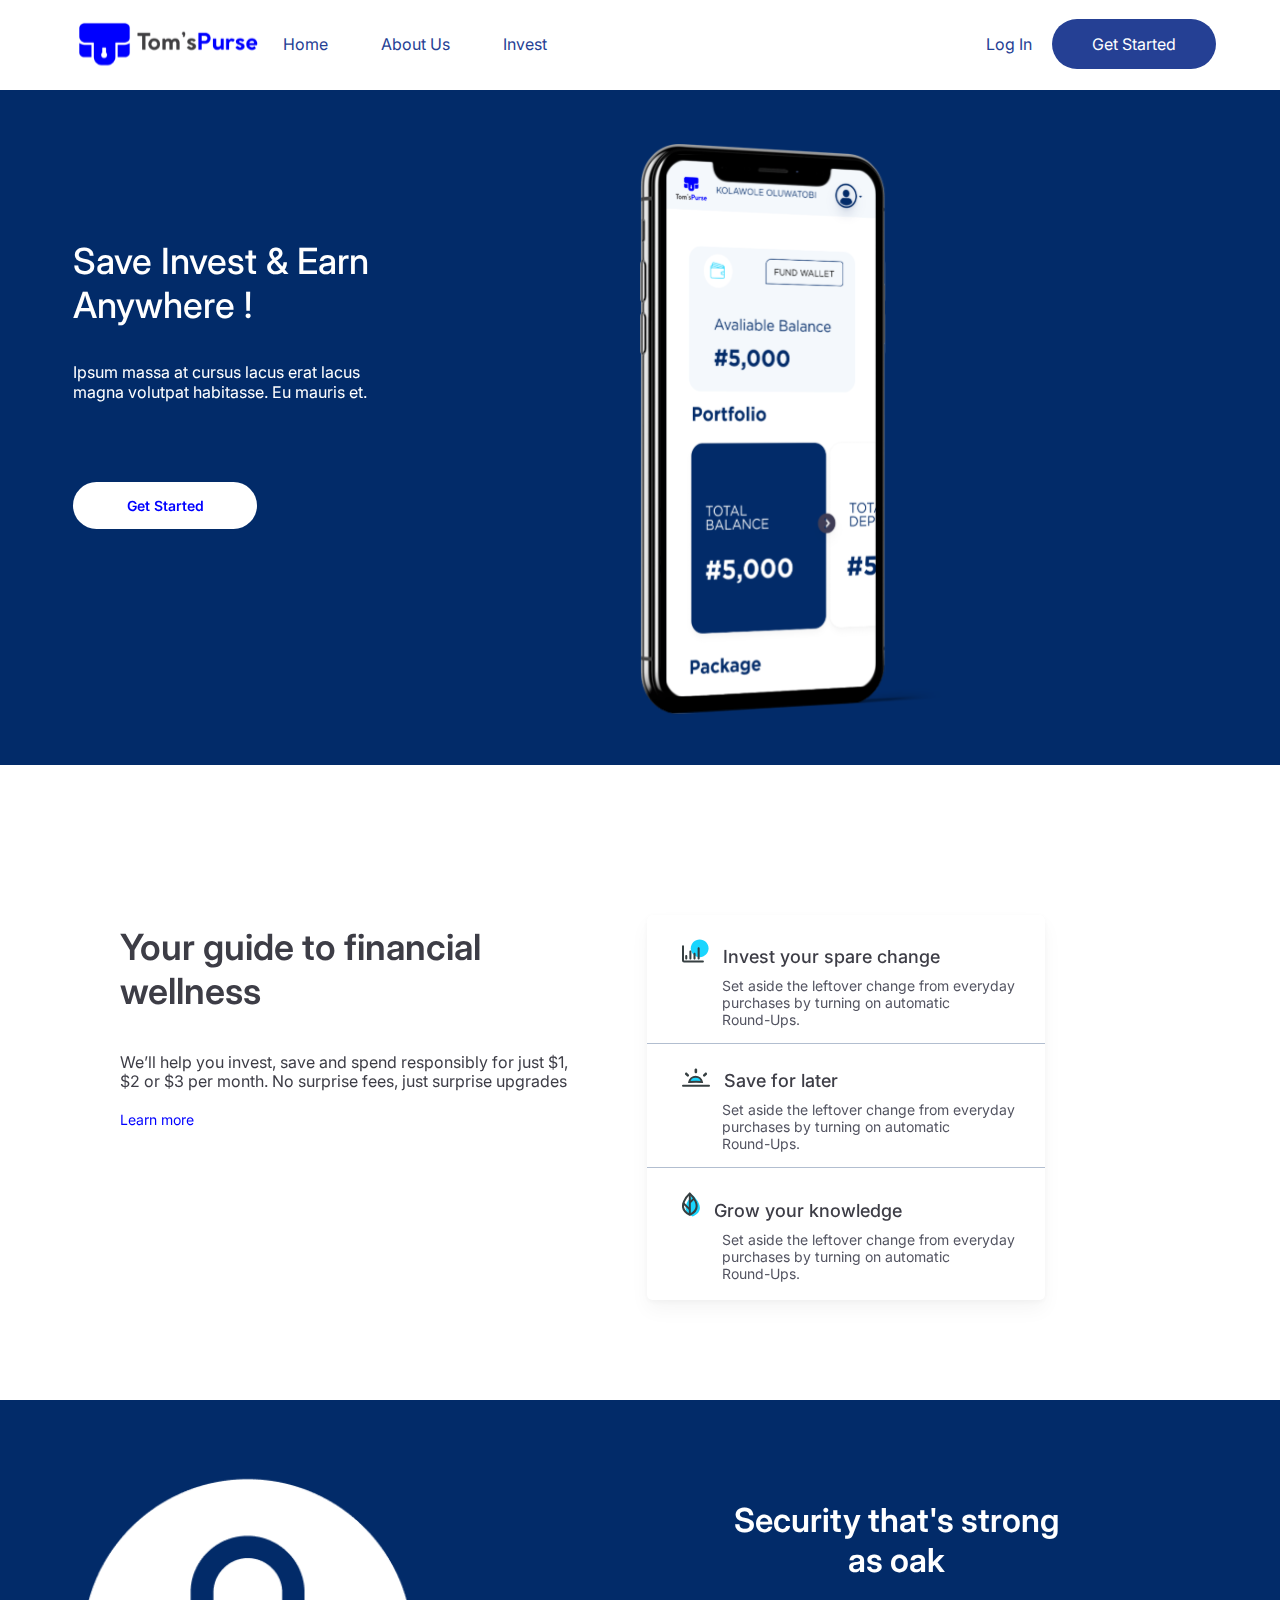
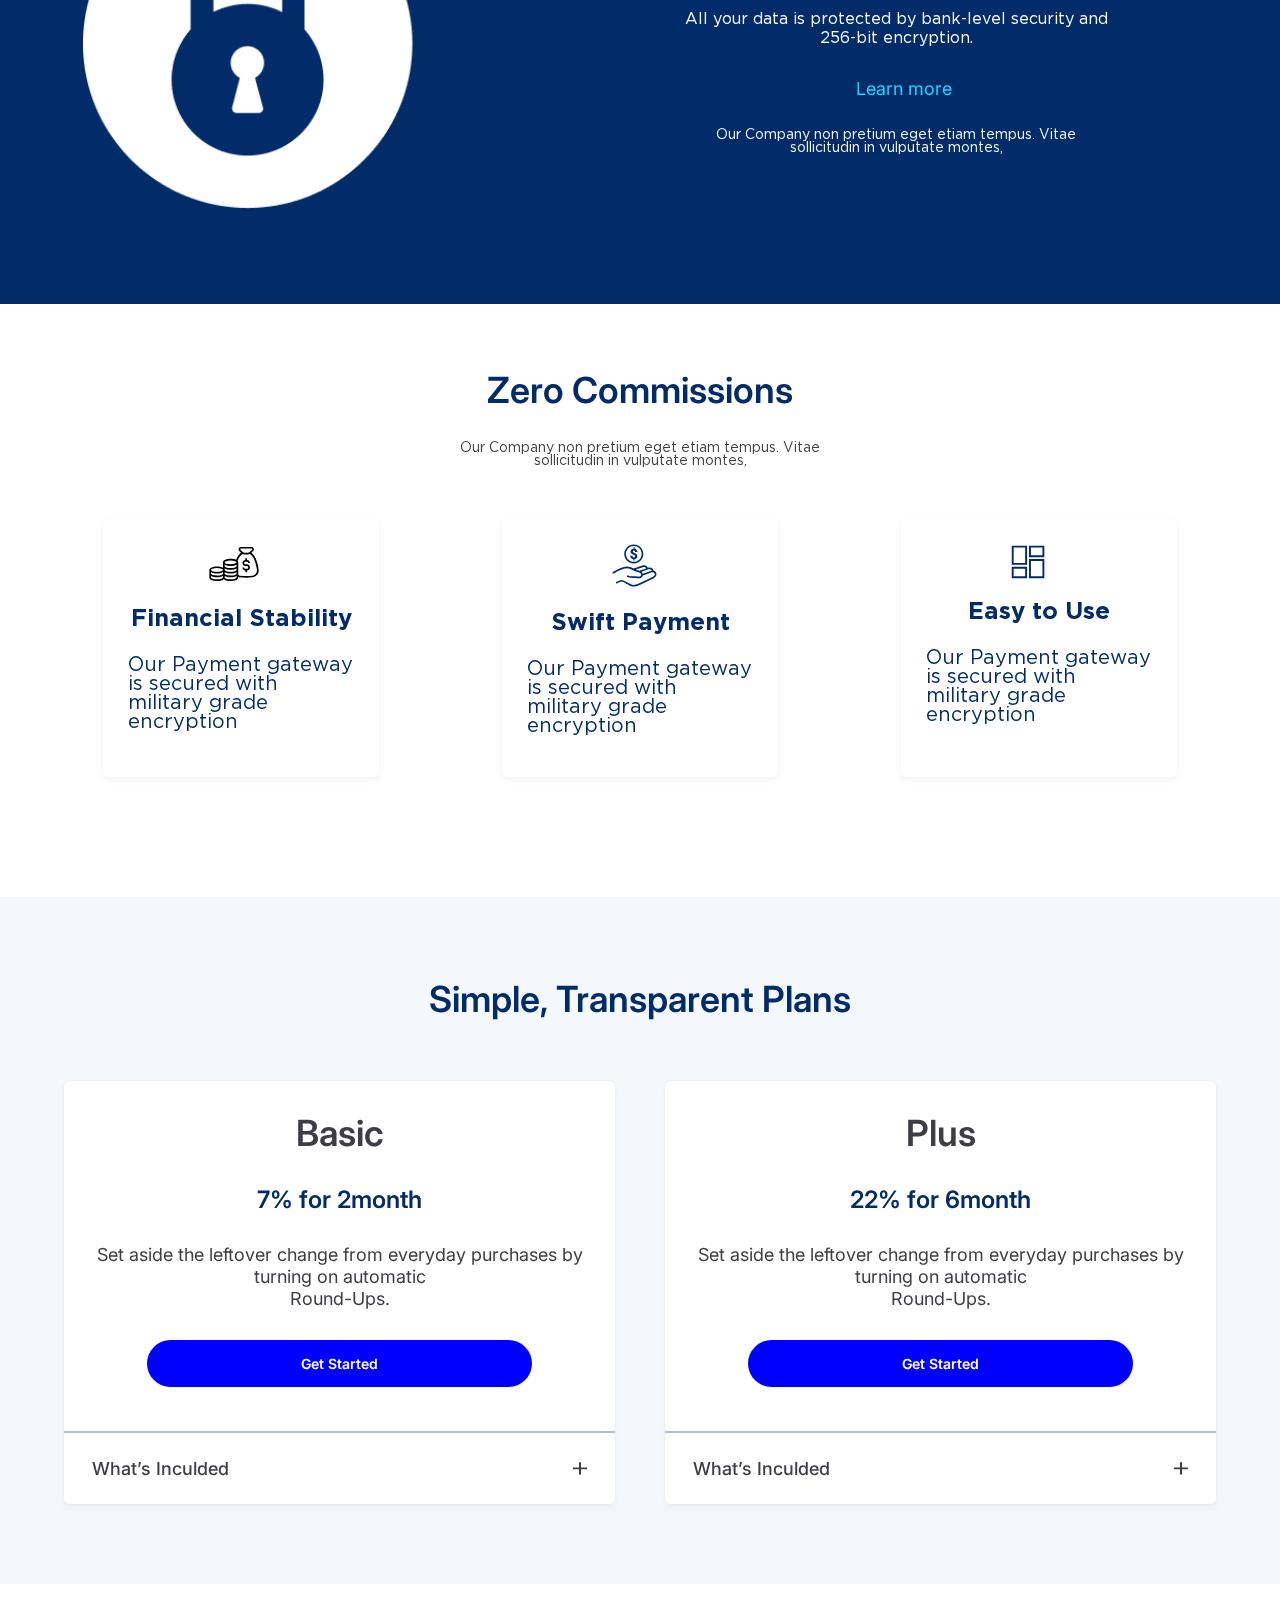
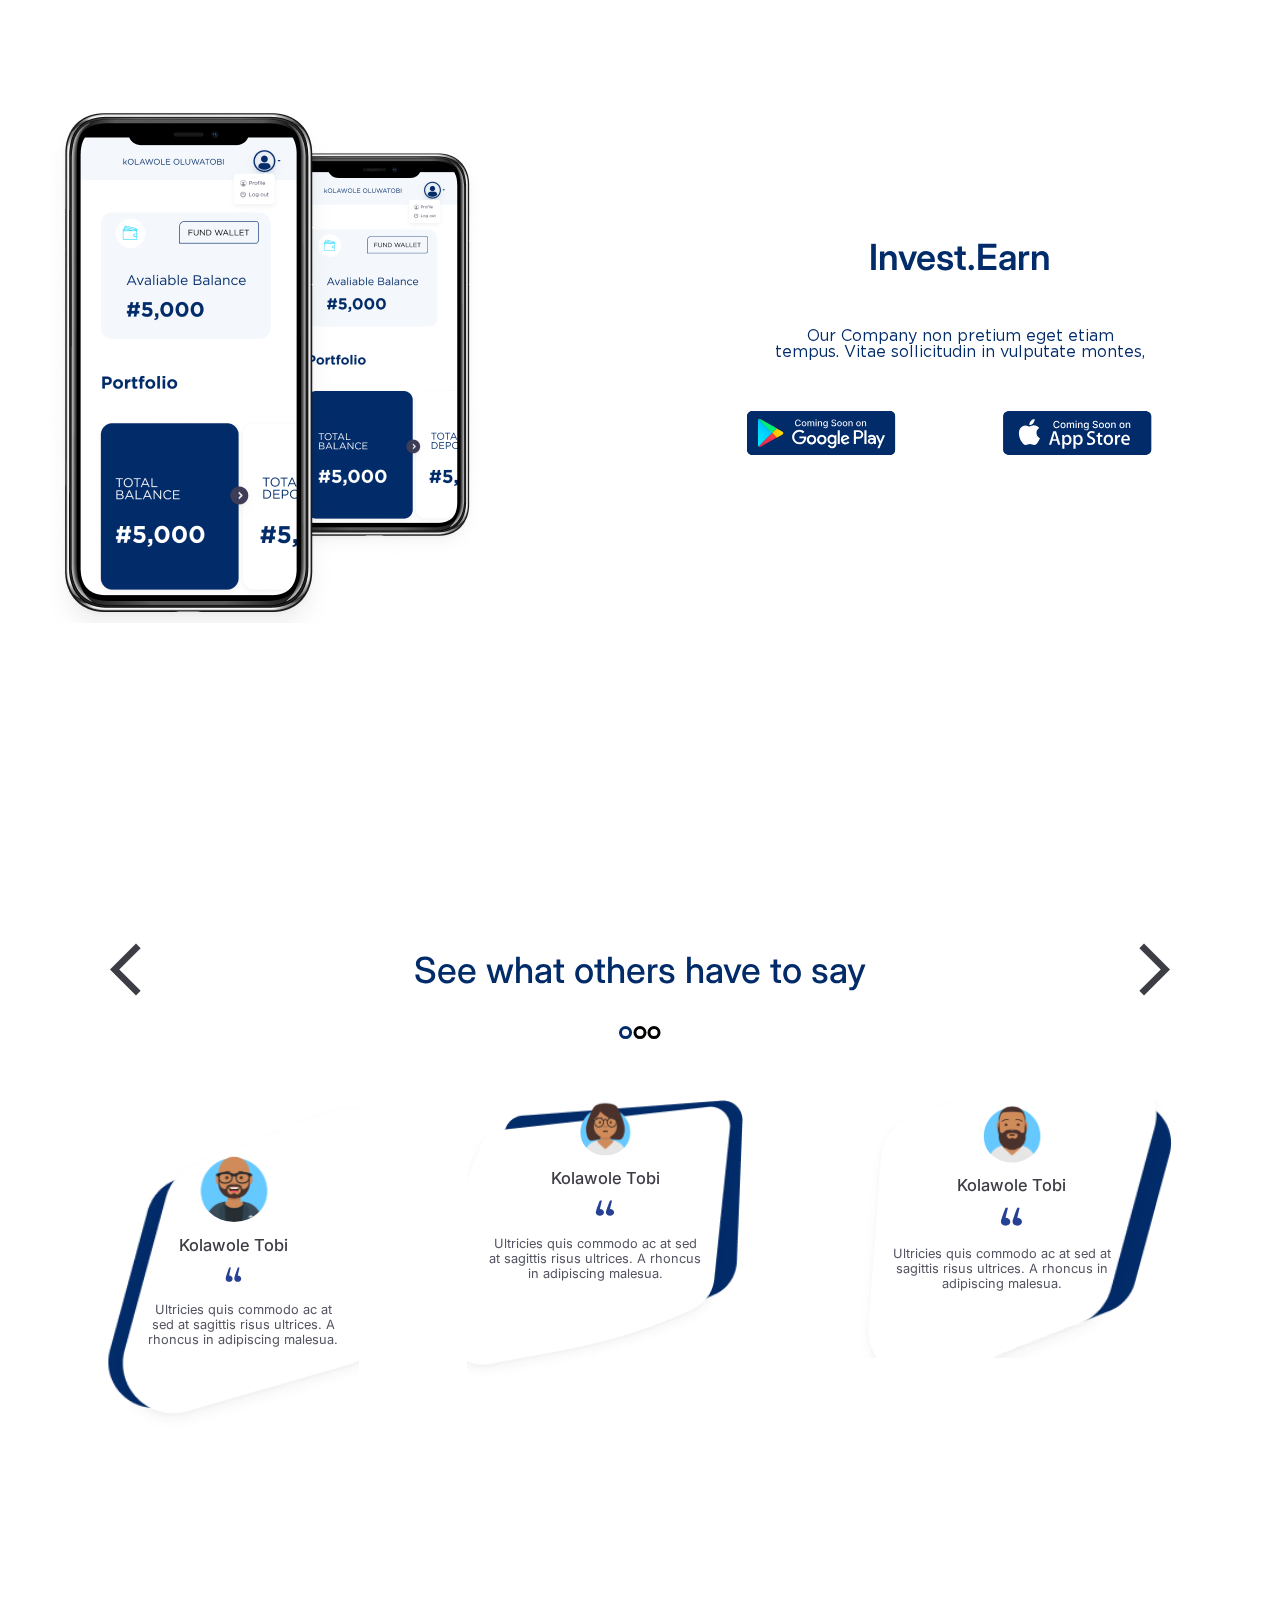
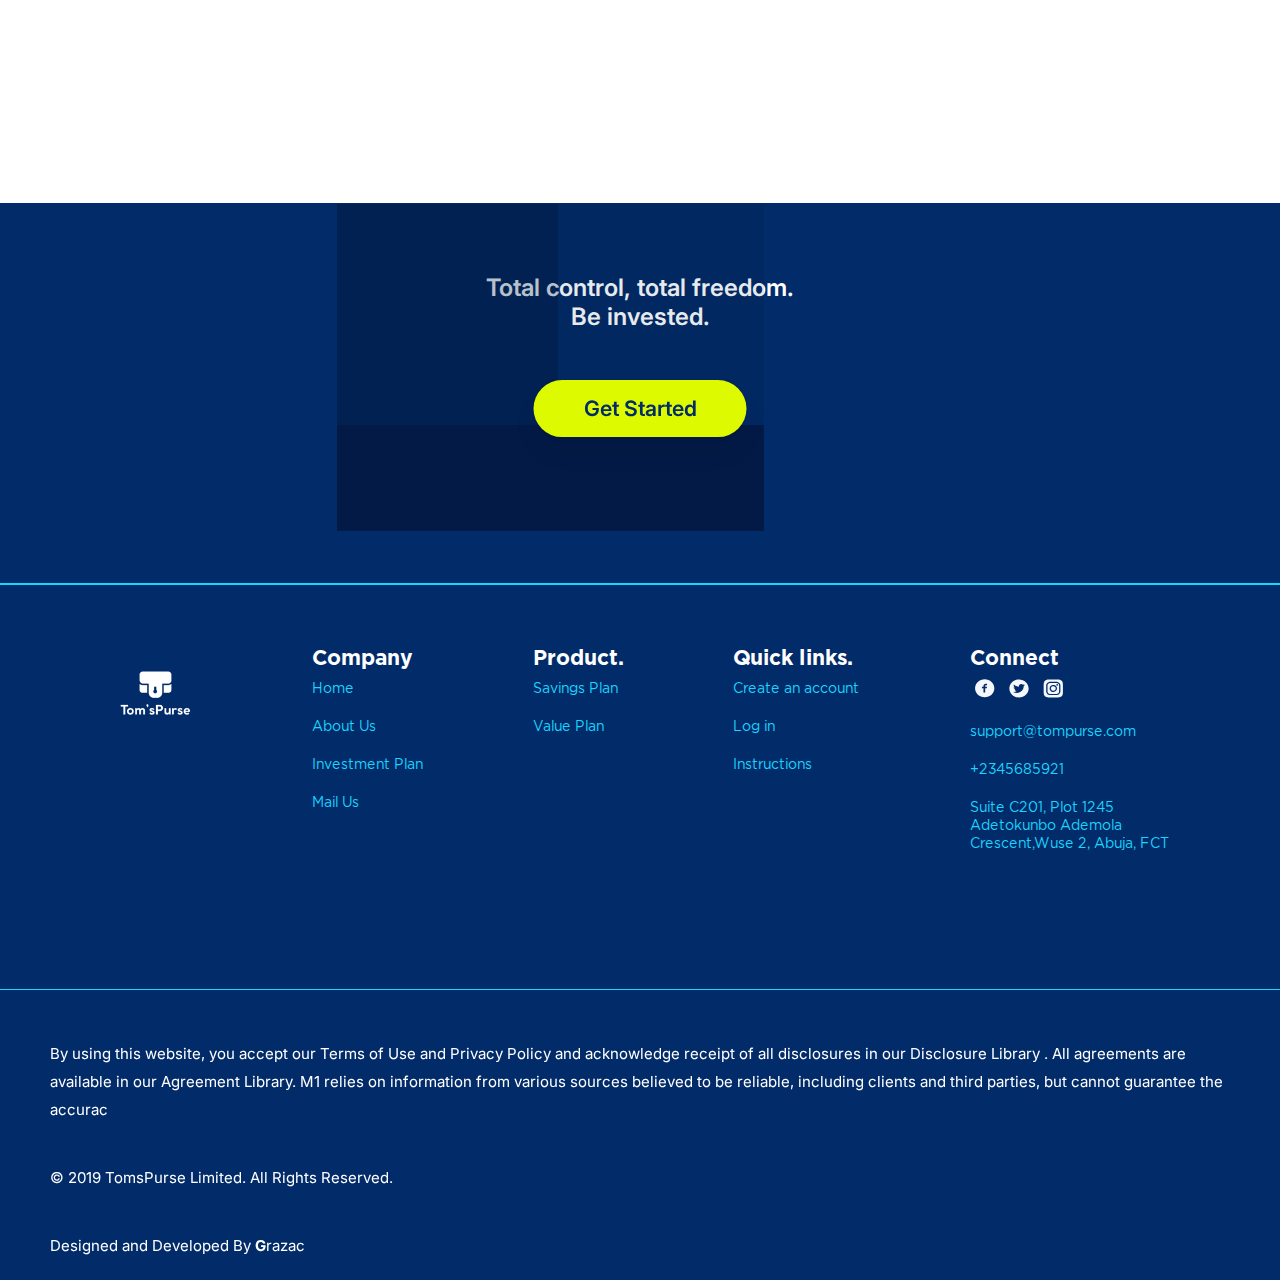
<file: index.html>
<!DOCTYPE html>
<html lang="en">
  <head>
    <meta charset="UTF-8" />
    <meta http-equiv="X-UA-Compatible" content="IE=edge" />
    <meta name="viewport" content="width=device-width, initial-scale=1.0" />
    <link rel="stylesheet" href="./main.css" />
    <link rel="preconnect" href="https://fonts.gstatic.com" />
    <link
      href="https://fonts.googleapis.com/css2?family=Inter:wght@300;400;500;600;700&display=swap"
      rel="stylesheet"
    />
    <link rel="icon" href="./images/favicon.ico" />
    <title>Tomspurse Home</title>
  </head>
  <body>
    <header>
      <nav>
        <a href="./index.html"
          ><img
            src="./images/tomspurse_logo.svg"
            alt="Tomspurse Logo"
            class="nav-img"
        /></a>
        <ul class="nav-ul">
          <li><a href="./index.html">Home</a></li>
          <li><a href="#2">About Us</a></li>
          <li><a href="#3">Invest</a></li>
        </ul>
        <div class="nav-div">
          <img src="./images/menu-icon.png" id="menu-icon"/>
          <span><a href="./login.html">Log In</a></span>
          <a href="./signup.html" id="signup">Get Started</a>
        </div>
      </nav>
    </header>

    <main>
      <section class="get-started">
        <ul class="ul-top">
          <li>
            <a href="./index.html">HOME</a>
          </li>
          <li><a href="#79">ABOUT US</a></li>
          <li><a href="./login.html">Login</a></li>
          <li><a href="#78">Dashboard</a></li>
          <li><a href="./signup.html" id="register">Register</a></li>
        </ul>
        <div class="get-started-flex">
          <div class="get-started-left">
            <h1 class="remove">
              Save Invest & Earn <br />
              Anywhere !
            </h1>
            <p class="remove">
              Ipsum massa at cursus lacus erat lacus <br />
              magna volutpat habitasse. Eu mauris et.
            </p>
            <a href="./signup.html" class="remove get-started-a">Get Started</a>
          </div>
          <div class="get-started-right">
            <img src="./images/iphonex-side.svg" class="iphonex-case" />
          </div>
        </div>
      </section>
      <section class="section2">
        <div class="section2-left">
          <h2>Your guide to financial wellness</h2>
          <p>
            We’ll help you invest, save and spend responsibly for just $1, $2 or
            $3 per month. No surprise fees, just surprise upgrades
          </p>
          <a href="#6">Learn more</a>
        </div>
        <div class="section2-right">
          <div class="section2-right-container">
            <div class="section2-box">
              <img src="./images/icon1.svg" id="menu-icon"/>
              <span>Invest your spare change</span>
              <p>
                Set aside the leftover change from everyday purchases by turning
                on automatic<br />
                Round-Ups.
              </p>
            </div>
            <div class="section2-box">
              <img src="./images/icon2.svg" />
              <span>Save for later</span>
              <p>
                Set aside the leftover change from everyday purchases by turning
                on automatic<br />
                Round-Ups.
              </p>
            </div>
            <div>
              <img src="./images/icon3.svg" />
              <span>Grow your knowledge</span>
              <p>
                Set aside the leftover change from everyday purchases by turning
                on automatic <br />
                Round-Ups.
              </p>
            </div>
          </div>
        </div>
      </section>
      <section class="section3">
        <div class="section3-div1">
          <img
            src="./images/padlock-img.png"
            alt="image"
            class="section3-img"
          />
        </div>
        <div class="section3-div2">
          <h2>
            Security that's strong <br />
            as oak
          </h2>
          <p class="section3-p1">
            All your data is protected by bank-level security and <br />
            256-bit encryption.
          </p>
          <a href="#7">Learn more</a>
          <p class="section3-p2">
            Our Company non pretium eget etiam tempus. Vitae <br />
            sollicitudin in vulputate montes,
          </p>
        </div>
      </section>

      <section class="section4">
        <h2>Zero Commissions</h2>
        <p class="section4-p">
          Our Company non pretium eget etiam tempus. Vitae <br />
          sollicitudin in vulputate montes,
        </p>
        <div class="section4-flex">
          <div class="section4-box">
            <img src="./images/money1.svg" class="money1" />
            <h3>Financial Stability</h3>
            <p>Our Payment gateway is secured with military grade encryption</p>
          </div>
          <div class="section4-box">
            <img src="./images/money2.svg" />
            <h3>Swift Payment</h3>
            <p>Our Payment gateway is secured with military grade encryption</p>
          </div>
          <div class="section4-box">
            <img src="./images/boxes.svg" class="icon" />
            <h3>Easy to Use</h3>
            <p>Our Payment gateway is secured with military grade encryption</p>
          </div>
        </div>
      </section>

      <section class="section5">
        <h3>Simple, Transparent Plans</h3>
        <div class="section5-flex">
          <div class="section5-box">
            <h3>Basic</h3>
            <h4>7% for 2month</h4>
            <p>
              Set aside the leftover change from everyday purchases by turning
              on automatic <br />
              Round-Ups.
            </p>
            <a href="#8">Get Started</a>
            <div></div>
            <div class="footer">
              <span>What’s Inculded</span>
              <img src="./images/plus-image.svg" />
            </div>
          </div>
          <div class="section5-box">
            <h3>Plus</h3>
            <h4>22% for 6month</h4>
            <p>
              Set aside the leftover change from everyday purchases by turning
              on automatic <br />
              Round-Ups.
            </p>
            <a href="#9">Get Started</a>
            <div></div>
            <div class="footer">
              <span>What’s Inculded</span>
              <img src="./images/plus-image.svg" />
            </div>
          </div>
        </div>
      </section>

      <section class="section6">
        <div class="section6-div1">
          <img src="./images/two-iphones.png" class="two-iphones" />
        </div>
        <div class="section6-div2">
          <h3>Invest.Earn</h3>
          <p>
            Our Company non pretium eget etiam <br />
            tempus. Vitae sollicitudin in vulputate montes,
          </p>
          <div>
            <a href="#10"
              ><img src="./images/google-playstore-download.svg"
            /></a>
            <a href="#11"><img src="./images/appstore-download.svg" /></a>
          </div>
        </div>
      </section>
      <section class="section7">
        <div class="section7-topdiv">
          <img src="./images/arrow-left.svg" class="section7-img1" />
          <h2>See what others have to say</h2>
          <img src="./images/arrow-right.svg" class="section7-img2" />
        </div>
        <div class="section7-div-img">
          <img src="./images/blue-circle.svg" />
          <img src="./images/black-circle.svg" />
          <img src="./images/black-circle.svg" />
        </div>
        <div class="section7-div">
          <div class="item item-1">
            <div>
              <img src="./images/avatar1.svg" />
              <h5>Kolawole Tobi</h5>
              <img src="./images/quotes.svg" />
              <p>
                Ultricies quis commodo ac at sed at sagittis risus ultrices. A
                rhoncus in adipiscing malesua.
              </p>
            </div>
          </div>
          <div class="item item-2">
            <div>
              <img src="./images/avatar2.svg" />
              <h5>Kolawole Tobi</h5>
              <img src="./images/quotes.svg" />
              <p>
                Ultricies quis commodo ac at sed at sagittis risus ultrices. A
                rhoncus in adipiscing malesua.
              </p>
            </div>
          </div>
          <div class="item item-3">
            <div>
              <img src="./images/avatar3.svg" />
              <h5>Kolawole Tobi</h5>
              <img src="./images/quotes.svg" />
              <p>
                Ultricies quis commodo ac at sed at sagittis risus ultrices. A
                rhoncus in adipiscing malesua.
              </p>
            </div>
          </div>
        </div>
      </section>
      <section class="section8">
        <h5>Total control, total freedom. <br />Be invested.</h5>
        <a href="./signup.html"><button>Get Started</button></a>
        <div class="box-overall">
          <div class="box-container">
            <div class="box1"></div>
            <div class="box2"></div>
          </div>
          <div class="box-below"></div>
        </div>
      </section>
      <section class="last-section">
        <div class="grid1">
          <a href="./index.html"
            ><img src="./images/logo-vertical.png" class="logo-vertical"
          /></a>
        </div>
        <div class="grid2">
          <p>Company</p>
          <ul>
            <li><a href="./index.html">Home</a></li>
            <li><a href="#14">About Us</a></li>
            <li><a href="#15">Investment Plan</a></li>
            <li><a href="#16">Mail Us</a></li>
          </ul>
        </div>
        <div class="grid3">
          <p>Product.</p>
          <ul>
            <li><a href="#17">Savings Plan</a></li>
            <li><a href="#18">Value Plan</a></li>
          </ul>
        </div>
        <div class="grid4">
          <p>Quick links.</p>
          <ul>
            <li><a href="./signup.html">Create an account</a></li>
            <li><a href="./login.html">Log in</a></li>
            <li><a href="#21">Instructions</a></li>
          </ul>
        </div>
        <div class="grid5">
          <p>Connect</p>
          <ul>
            <li>
              <a href="#22"><img src="./images/fb-logo.svg" /></a>
              <a href="#23"><img src="./images/twitter-logo.svg" /></a>
              <a href="#24"><img src="./images/instagram-logo.svg" /></a>
            </li>
            <li><a href="#25">support@tompurse.com</a></li>
            <li><a href="#26">+2345685921</a></li>
            <li>
              <a href="#27"
                >Suite C201, Plot 1245 <br />
                Adetokunbo Ademola <br />
                Crescent,Wuse 2, Abuja, FCT</a
              >
            </li>
          </ul>
        </div>
      </section>
      <footer>
        <p class="p1">
          By using this website, you accept our Terms of Use and Privacy Policy
          and acknowledge receipt of all disclosures in our Disclosure Library .
          All agreements are available in our Agreement Library. M1 relies on
          information from various sources believed to be reliable, including
          clients and third parties, but cannot guarantee the accurac
        </p>
        <p>© 2019 TomsPurse Limited. All Rights Reserved.</p>
        <p>Designed and Developed By <b>G</b>razac</p>
      </footer>
    </main>
    <script src="./main.js"></script>
  </body>
</html>
</file>
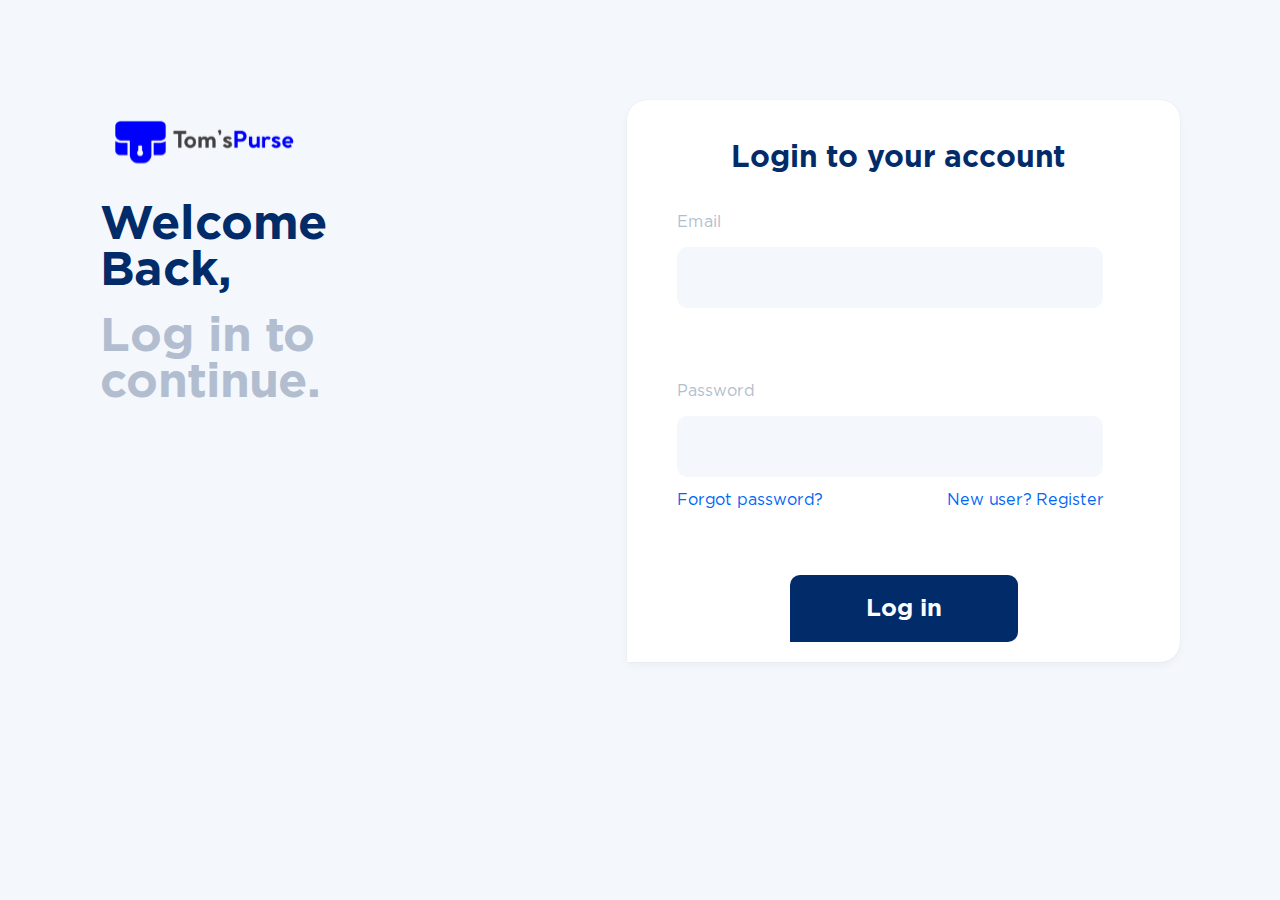
<file: login.html>
<!DOCTYPE html>
<html lang="en">
<head>
    <meta charset="UTF-8">
    <meta http-equiv="X-UA-Compatible" content="IE=edge">
    <meta name="viewport" content="width=device-width, initial-scale=1.0">
    <link rel="stylesheet" href="./login.css">
    <link rel="icon" href="./images/favicon.ico" />
    <title> Tomspurse Log In</title>
</head>
<body>
    <div class="overall">
        <div class="left">
            <a href="./index.html"><img src="./images/tomspurse_logo.svg" alt="Tomspurse Logo"></a>
            <h1>Welcome Back,</h1>
            <h2>Log in to continue.</h2>

        </div>
        <div class="right">
            <div class="box">
                <h3>Login to your account</h3>
                <form>
                <label class="label1" for="input1"> Email 
                    <br>
                    <br>
                    <input type="email" required id="input1">
                </label>
                <br>
                <label class="label2" for="input2">
                    Password
                    <br>
                    <br>
                    <input type="password" required id="input2">
                </label>
                <ul>
                    <li><a href="#0">Forgot password?</a></li>
                    <li class="new-user"><a href="./signup.html">New user? Register</a></li>
                </ul>
                <br>
                <button>Log in</button>
                </form>
            </div>
        </div>

    </div>
</body>
</html>
</file>
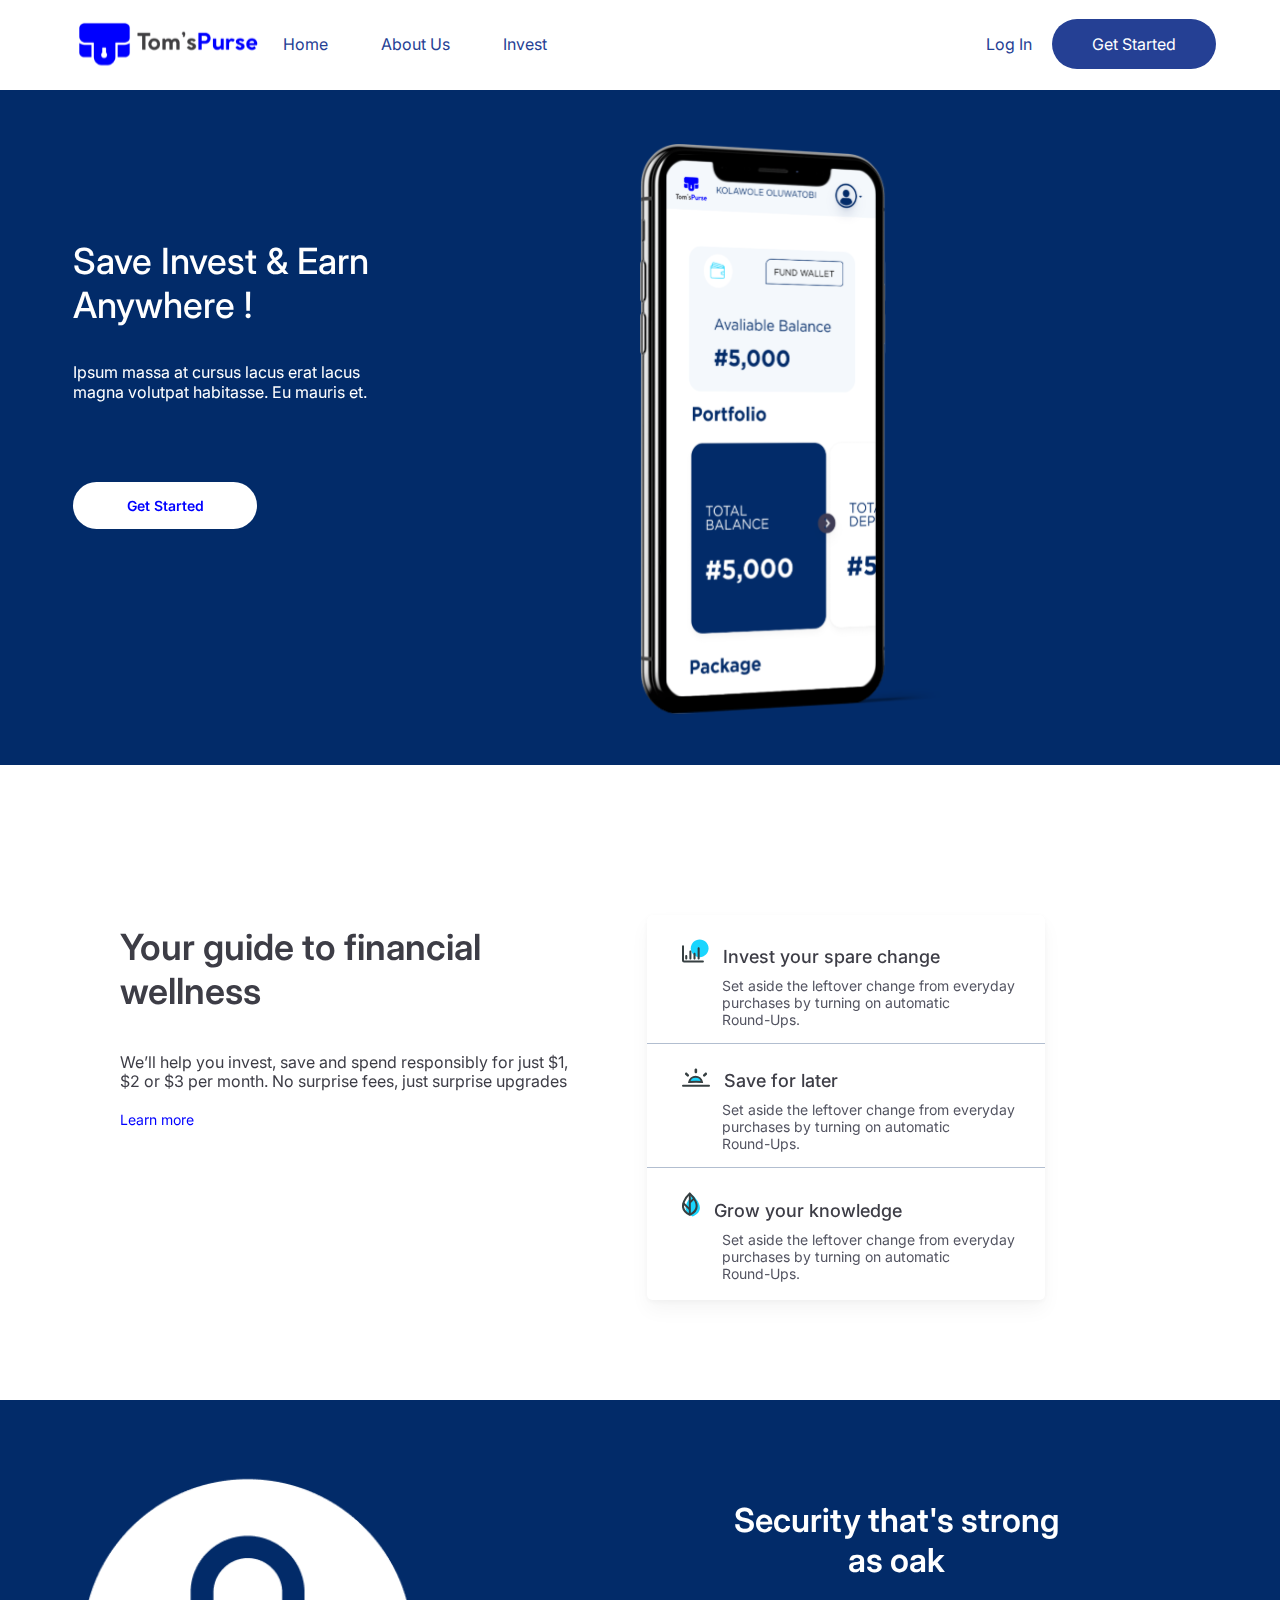
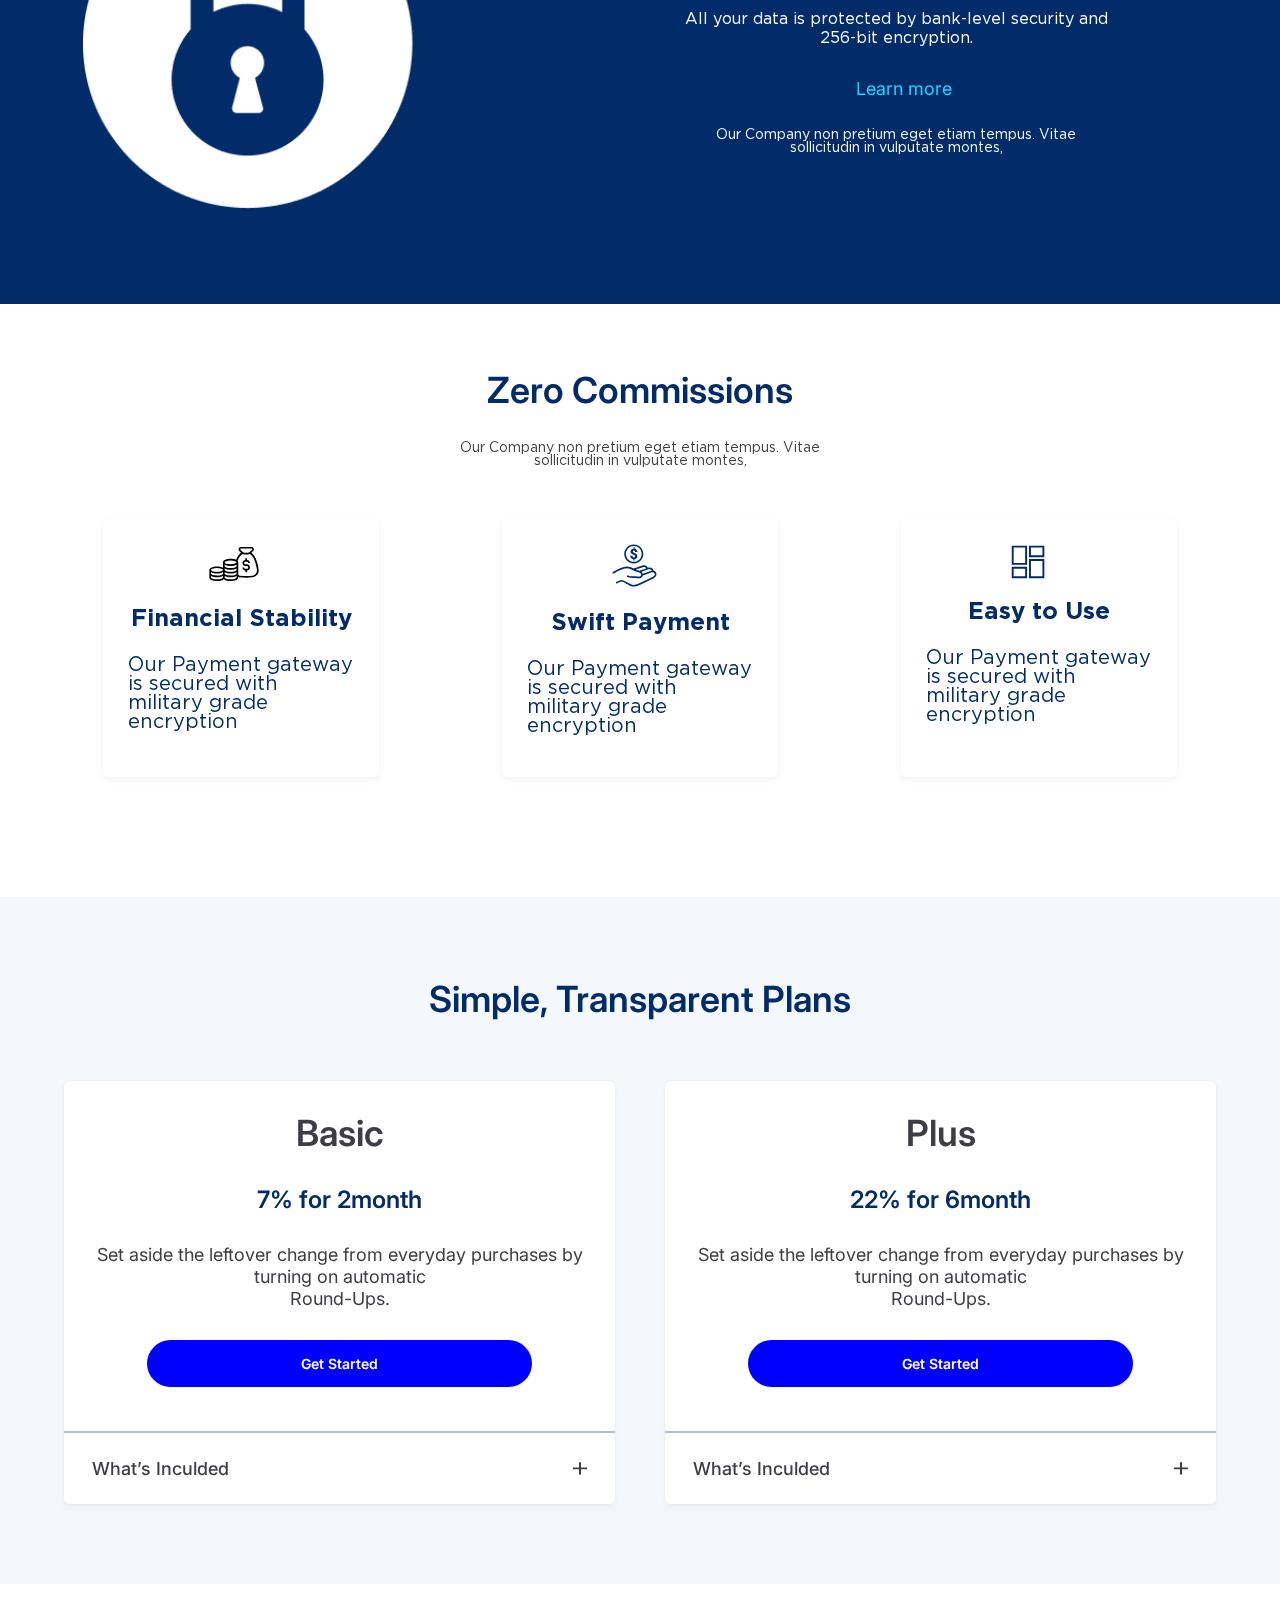
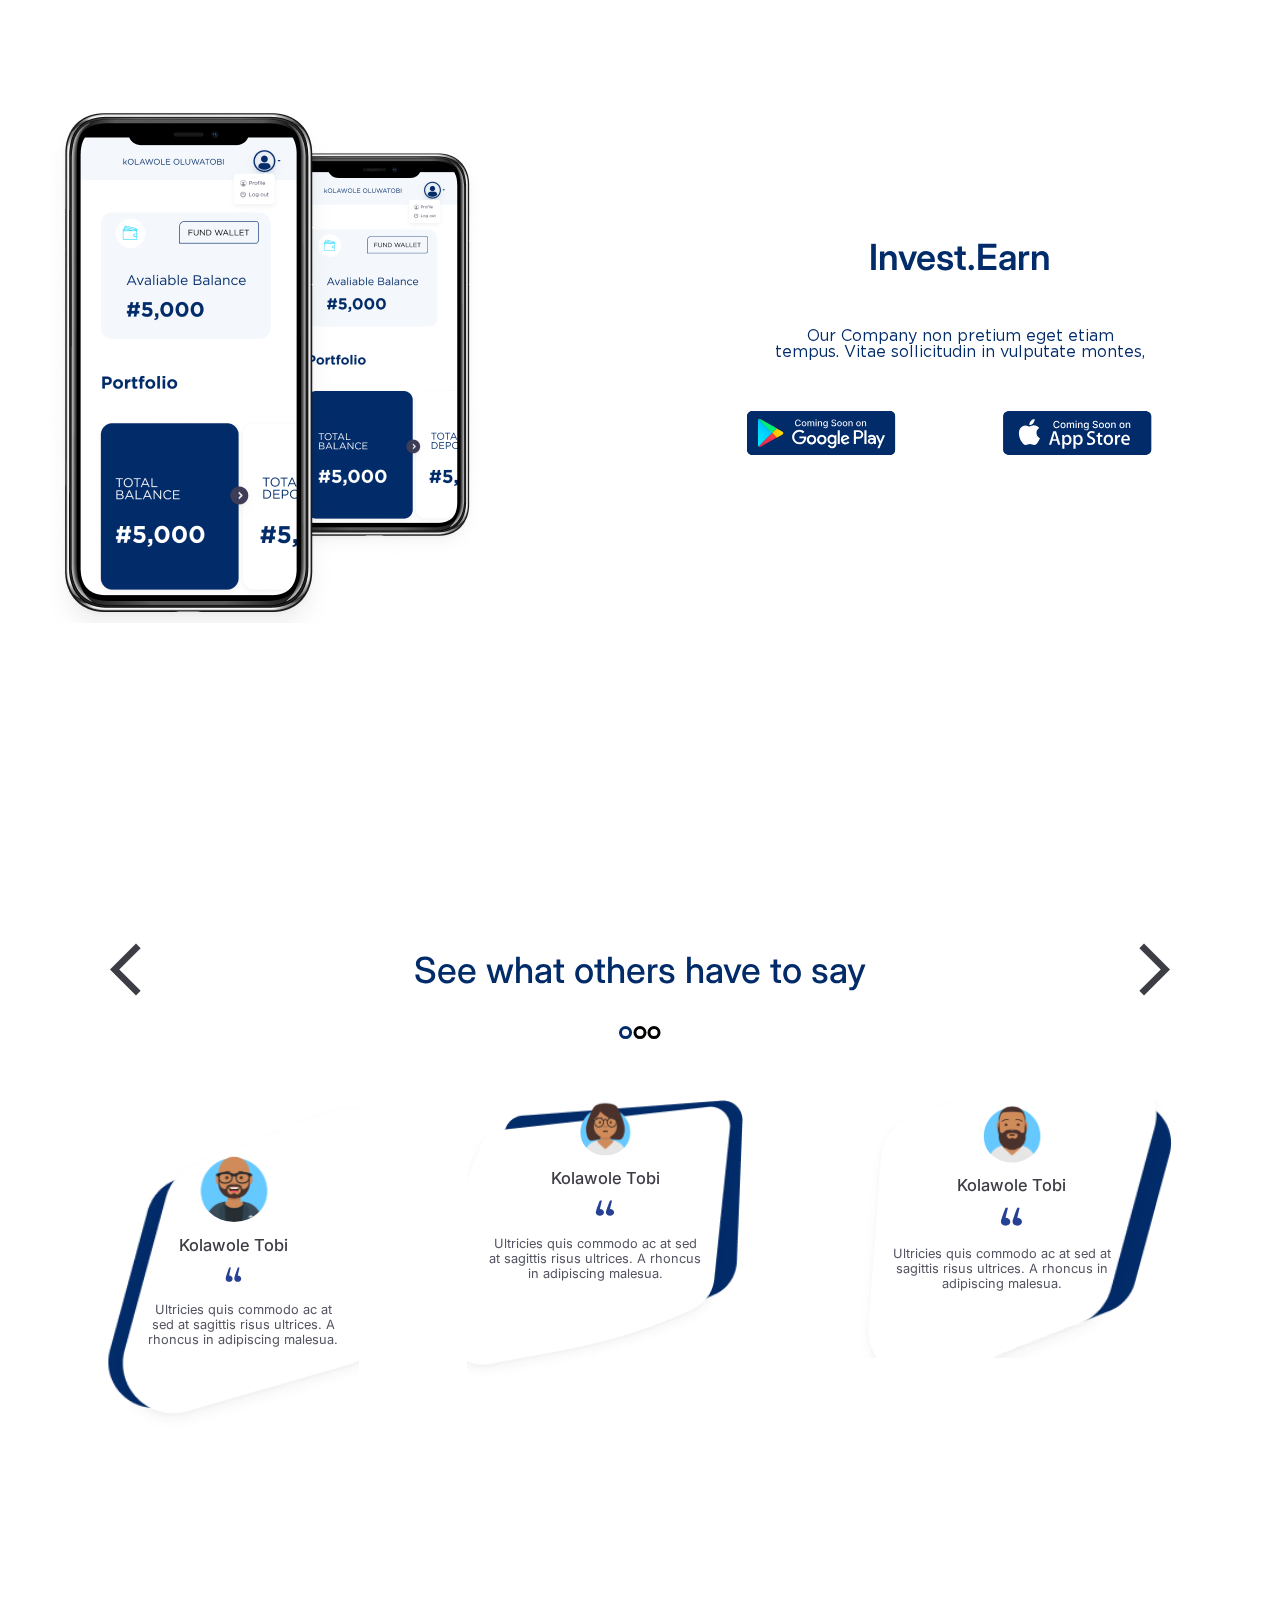
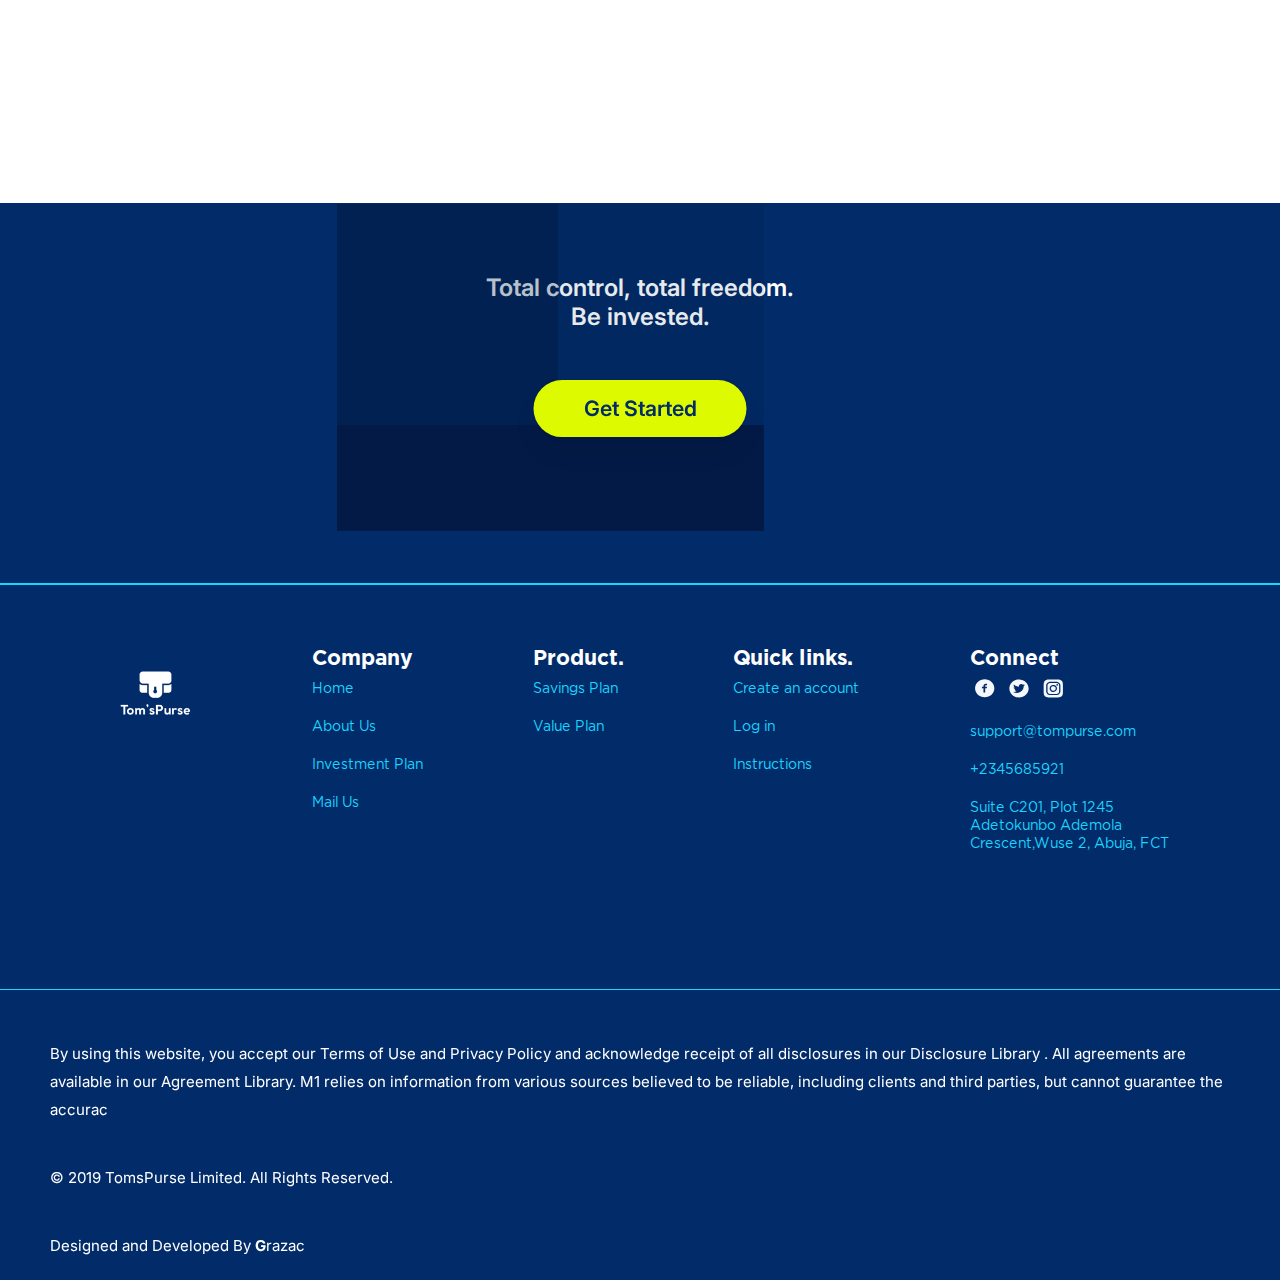
<file: main.html>
<!DOCTYPE html>
<html lang="en">
  <head>
    <meta charset="UTF-8" />
    <meta http-equiv="X-UA-Compatible" content="IE=edge" />
    <meta name="viewport" content="width=device-width, initial-scale=1.0" />
    <link rel="stylesheet" href="./main.css" />
    <link rel="preconnect" href="https://fonts.gstatic.com" />
    <link
      href="https://fonts.googleapis.com/css2?family=Inter:wght@300;400;500;600;700&display=swap"
      rel="stylesheet"
    />
    <link rel="icon" href="./images/favicon.ico" />
    <title>Tomspurse Home</title>
  </head>
  <body>
    <header>
      <nav>
        <a href="./main.html"
          ><img
            src="./images/tomspurse_logo.svg"
            alt="Tomspurse Logo"
            class="nav-img"
        /></a>
        <ul class="nav-ul">
          <li><a href="./main.html">Home</a></li>
          <li><a href="#2">About Us</a></li>
          <li><a href="#3">Invest</a></li>
        </ul>
        <div class="nav-div">
          <img src="./images/menu-icon.png" id="menu-icon"/>
          <span><a href="./links/login.html">Log In</a></span>
          <a href="./links/signup.html" id="signup">Get Started</a>
        </div>
      </nav>
    </header>

    <main>
      <section class="get-started">
        <ul class="ul-top">
          <li>
            <a href="./main.html">HOME</a>
          </li>
          <li><a href="#79">ABOUT US</a></li>
          <li><a href="./links/login.html">Login</a></li>
          <li><a href="#78">Dashboard</a></li>
          <li><a href="./links/signup.html" id="register">Register</a></li>
        </ul>
        <div class="get-started-flex">
          <div class="get-started-left">
            <h1 class="remove">
              Save Invest & Earn <br />
              Anywhere !
            </h1>
            <p class="remove">
              Ipsum massa at cursus lacus erat lacus <br />
              magna volutpat habitasse. Eu mauris et.
            </p>
            <a href="./links/signup.html" class="remove get-started-a">Get Started</a>
          </div>
          <div class="get-started-right">
            <img src="./images/iphonex-side.svg" class="iphonex-case" />
          </div>
        </div>
      </section>
      <section class="section2">
        <div class="section2-left">
          <h2>Your guide to financial wellness</h2>
          <p>
            We’ll help you invest, save and spend responsibly for just $1, $2 or
            $3 per month. No surprise fees, just surprise upgrades
          </p>
          <a href="#6">Learn more</a>
        </div>
        <div class="section2-right">
          <div class="section2-right-container">
            <div class="section2-box">
              <img src="./images/icon1.svg" id="menu-icon"/>
              <span>Invest your spare change</span>
              <p>
                Set aside the leftover change from everyday purchases by turning
                on automatic<br />
                Round-Ups.
              </p>
            </div>
            <div class="section2-box">
              <img src="./images/icon2.svg" />
              <span>Save for later</span>
              <p>
                Set aside the leftover change from everyday purchases by turning
                on automatic<br />
                Round-Ups.
              </p>
            </div>
            <div>
              <img src="./images/icon3.svg" />
              <span>Grow your knowledge</span>
              <p>
                Set aside the leftover change from everyday purchases by turning
                on automatic <br />
                Round-Ups.
              </p>
            </div>
          </div>
        </div>
      </section>
      <section class="section3">
        <div class="section3-div1">
          <img
            src="./images/padlock-img.png"
            alt="image"
            class="section3-img"
          />
        </div>
        <div class="section3-div2">
          <h2>
            Security that's strong <br />
            as oak
          </h2>
          <p class="section3-p1">
            All your data is protected by bank-level security and <br />
            256-bit encryption.
          </p>
          <a href="#7">Learn more</a>
          <p class="section3-p2">
            Our Company non pretium eget etiam tempus. Vitae <br />
            sollicitudin in vulputate montes,
          </p>
        </div>
      </section>

      <section class="section4">
        <h2>Zero Commissions</h2>
        <p class="section4-p">
          Our Company non pretium eget etiam tempus. Vitae <br />
          sollicitudin in vulputate montes,
        </p>
        <div class="section4-flex">
          <div class="section4-box">
            <img src="./images/money1.svg" class="money1" />
            <h3>Financial Stability</h3>
            <p>Our Payment gateway is secured with military grade encryption</p>
          </div>
          <div class="section4-box">
            <img src="./images/money2.svg" />
            <h3>Swift Payment</h3>
            <p>Our Payment gateway is secured with military grade encryption</p>
          </div>
          <div class="section4-box">
            <img src="./images/boxes.svg" class="icon" />
            <h3>Easy to Use</h3>
            <p>Our Payment gateway is secured with military grade encryption</p>
          </div>
        </div>
      </section>

      <section class="section5">
        <h3>Simple, Transparent Plans</h3>
        <div class="section5-flex">
          <div class="section5-box">
            <h3>Basic</h3>
            <h4>7% for 2month</h4>
            <p>
              Set aside the leftover change from everyday purchases by turning
              on automatic <br />
              Round-Ups.
            </p>
            <a href="#8">Get Started</a>
            <div></div>
            <div class="footer">
              <span>What’s Inculded</span>
              <img src="./images/plus-image.svg" />
            </div>
          </div>
          <div class="section5-box">
            <h3>Plus</h3>
            <h4>22% for 6month</h4>
            <p>
              Set aside the leftover change from everyday purchases by turning
              on automatic <br />
              Round-Ups.
            </p>
            <a href="#9">Get Started</a>
            <div></div>
            <div class="footer">
              <span>What’s Inculded</span>
              <img src="./images/plus-image.svg" />
            </div>
          </div>
        </div>
      </section>

      <section class="section6">
        <div class="section6-div1">
          <img src="./images/two-iphones.png" class="two-iphones" />
        </div>
        <div class="section6-div2">
          <h3>Invest.Earn</h3>
          <p>
            Our Company non pretium eget etiam <br />
            tempus. Vitae sollicitudin in vulputate montes,
          </p>
          <div>
            <a href="#10"
              ><img src="./images/google-playstore-download.svg"
            /></a>
            <a href="#11"><img src="./images/appstore-download.svg" /></a>
          </div>
        </div>
      </section>
      <section class="section7">
        <div class="section7-topdiv">
          <img src="./images/arrow-left.svg" class="section7-img1" />
          <h2>See what others have to say</h2>
          <img src="./images/arrow-right.svg" class="section7-img2" />
        </div>
        <div class="section7-div-img">
          <img src="./images/blue-circle.svg" />
          <img src="./images/black-circle.svg" />
          <img src="./images/black-circle.svg" />
        </div>
        <div class="section7-div">
          <div class="item item-1">
            <div>
              <img src="./images/avatar1.svg" />
              <h5>Kolawole Tobi</h5>
              <img src="./images/quotes.svg" />
              <p>
                Ultricies quis commodo ac at sed at sagittis risus ultrices. A
                rhoncus in adipiscing malesua.
              </p>
            </div>
          </div>
          <div class="item item-2">
            <div>
              <img src="./images/avatar2.svg" />
              <h5>Kolawole Tobi</h5>
              <img src="./images/quotes.svg" />
              <p>
                Ultricies quis commodo ac at sed at sagittis risus ultrices. A
                rhoncus in adipiscing malesua.
              </p>
            </div>
          </div>
          <div class="item item-3">
            <div>
              <img src="./images/avatar3.svg" />
              <h5>Kolawole Tobi</h5>
              <img src="./images/quotes.svg" />
              <p>
                Ultricies quis commodo ac at sed at sagittis risus ultrices. A
                rhoncus in adipiscing malesua.
              </p>
            </div>
          </div>
        </div>
      </section>
      <section class="section8">
        <h5>Total control, total freedom. <br />Be invested.</h5>
        <a href="./links/signup.html"><button>Get Started</button></a>
        <div class="box-overall">
          <div class="box-container">
            <div class="box1"></div>
            <div class="box2"></div>
          </div>
          <div class="box-below"></div>
        </div>
      </section>
      <section class="last-section">
        <div class="grid1">
          <a href="./main.html"
            ><img src="./images/logo-vertical.png" class="logo-vertical"
          /></a>
        </div>
        <div class="grid2">
          <p>Company</p>
          <ul>
            <li><a href="./main.html">Home</a></li>
            <li><a href="#14">About Us</a></li>
            <li><a href="#15">Investment Plan</a></li>
            <li><a href="#16">Mail Us</a></li>
          </ul>
        </div>
        <div class="grid3">
          <p>Product.</p>
          <ul>
            <li><a href="#17">Savings Plan</a></li>
            <li><a href="#18">Value Plan</a></li>
          </ul>
        </div>
        <div class="grid4">
          <p>Quick links.</p>
          <ul>
            <li><a href="./links/signup.html">Create an account</a></li>
            <li><a href="./links/login.html">Log in</a></li>
            <li><a href="#21">Instructions</a></li>
          </ul>
        </div>
        <div class="grid5">
          <p>Connect</p>
          <ul>
            <li>
              <a href="#22"><img src="./images/fb-logo.svg" /></a>
              <a href="#23"><img src="./images/twitter-logo.svg" /></a>
              <a href="#24"><img src="./images/instagram-logo.svg" /></a>
            </li>
            <li><a href="#25">support@tompurse.com</a></li>
            <li><a href="#26">+2345685921</a></li>
            <li>
              <a href="#27"
                >Suite C201, Plot 1245 <br />
                Adetokunbo Ademola <br />
                Crescent,Wuse 2, Abuja, FCT</a
              >
            </li>
          </ul>
        </div>
      </section>
      <footer>
        <p class="p1">
          By using this website, you accept our Terms of Use and Privacy Policy
          and acknowledge receipt of all disclosures in our Disclosure Library .
          All agreements are available in our Agreement Library. M1 relies on
          information from various sources believed to be reliable, including
          clients and third parties, but cannot guarantee the accurac
        </p>
        <p>© 2019 TomsPurse Limited. All Rights Reserved.</p>
        <p>Designed and Developed By <b>G</b>razac</p>
      </footer>
    </main>
    <script src="./main.js"></script>
  </body>
</html>
</file>
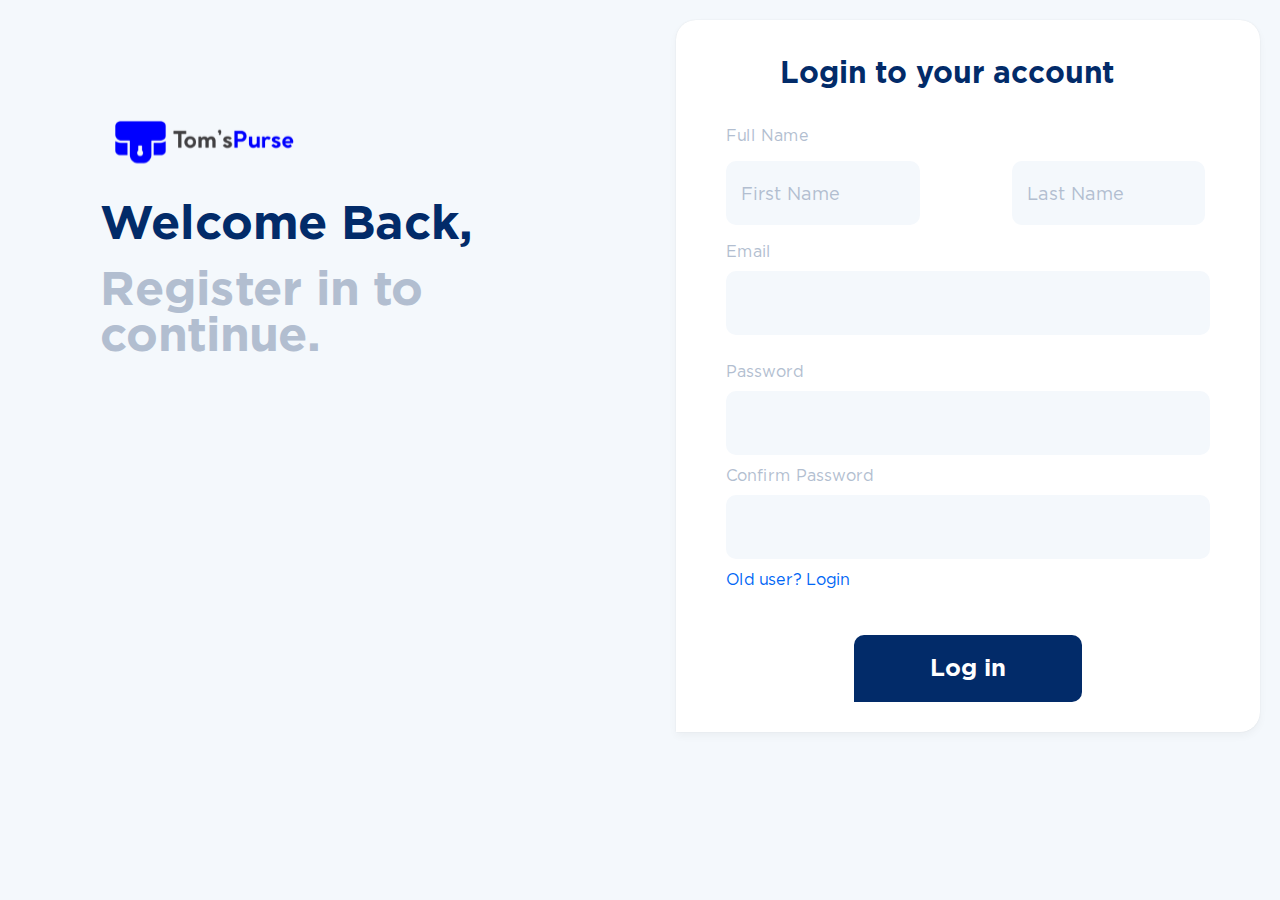
<file: signup.html>
<!DOCTYPE html>
<html lang="en">
<head>
    <meta charset="UTF-8">
    <meta http-equiv="X-UA-Compatible" content="IE=edge">
    <meta name="viewport" content="width=device-width, initial-scale=1.0">
    <title>Sign Up</title>
    <link rel="icon" href="./images/tomspurse_logo.ico">
    <link rel="stylesheet" href="./signup.css">
</head>
<body>
    <div class="overall">
        <div class="left">
            <a href="./index.html"><img src="./images/tomspurse_logo.svg" alt="Tomspurse Logo"></a>
            <h1>Welcome Back,</h1>
            <h2>Register in to continue.</h2>

        </div>
        <div class="right">
            <div class="box">
                <h3>Login to your account</h3>
                <form>
                    <label for="first-name" class="full-name">Full Name
                        <br>
                        <br>
                        <input id="first-name" type="text" placeholder="First Name" required>
                        <span>
                            <input type="text" placeholder="Last Name" id="last-name" required>
                        </span>
                    </label>
                <label class="label1" for="email"> Email
                    <br>
                    <input type="email" required id="email">
                </label>
                <br>
                <label class="label2" for="password1">
                    Password
                    <br>
                    <input type="password" required id="password1">
                </label>
                <label class="label2" for="password2">
                    Confirm Password
                    <br>
                    <input type="password" required id="password2">
                </label>
                <span><a href="./login.html">Old user? Login</a></span>
                </ul>
                <br>
                <button>Log in</button>
                </form>
            </div>
        </div>

    </div>
</body>
</html>
</file>
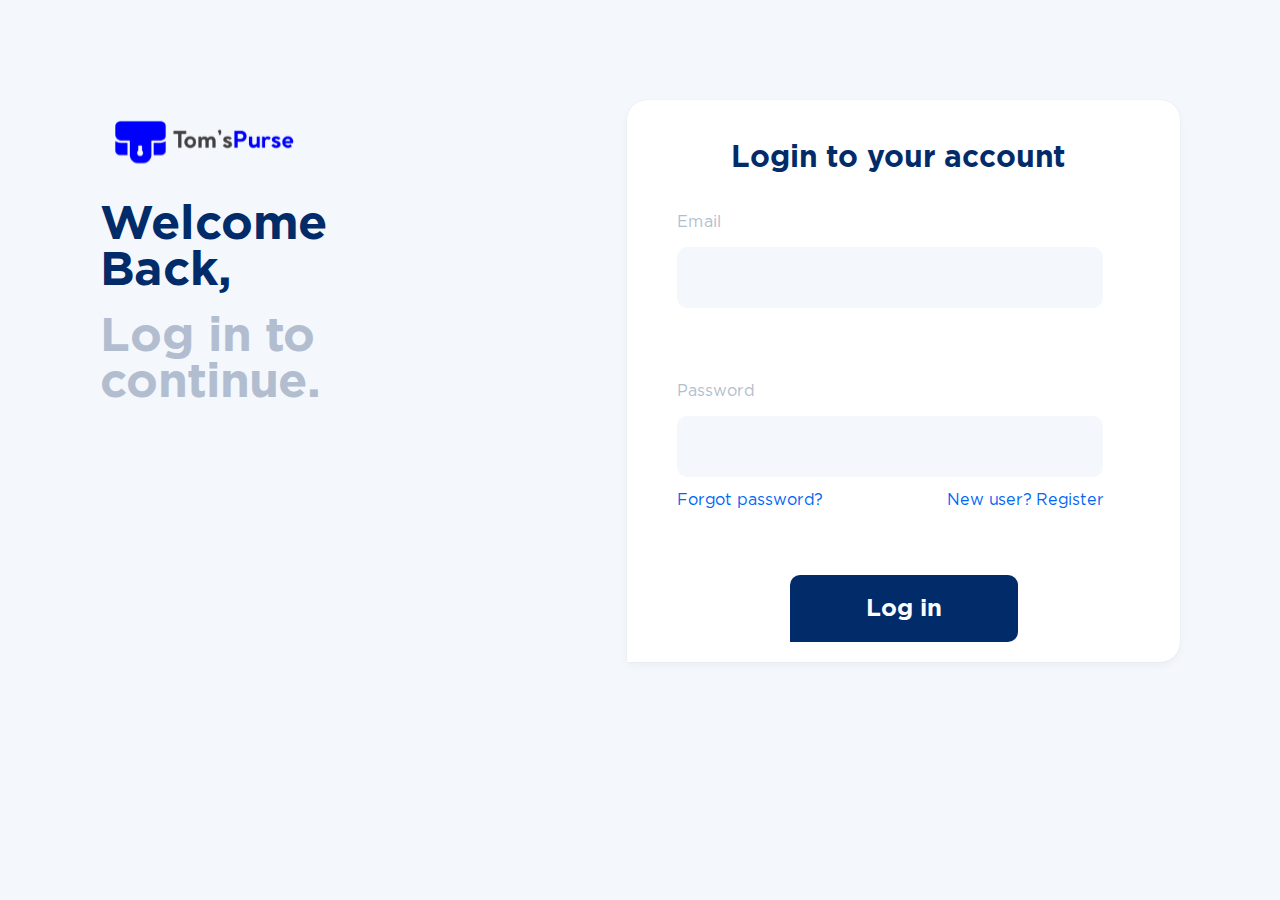
<file: links/login.html>
<!DOCTYPE html>
<html lang="en">
<head>
    <meta charset="UTF-8">
    <meta http-equiv="X-UA-Compatible" content="IE=edge">
    <meta name="viewport" content="width=device-width, initial-scale=1.0">
    <link rel="stylesheet" href="./login.css">
    <title> Tomspurse Log In</title>
</head>
<body>
    <div class="overall">
        <div class="left">
            <a href="../index.html"><img src="../images/tomspurse_logo.svg" alt="Tomspurse Logo"></a>
            <h1>Welcome Back,</h1>
            <h2>Log in to continue.</h2>

        </div>
        <div class="right">
            <div class="box">
                <h3>Login to your account</h3>
                <form>
                <label class="label1" for="input1"> Email 
                    <br>
                    <br>
                    <input type="email" required id="input1">
                </label>
                <br>
                <label class="label2" for="input2">
                    Password
                    <br>
                    <br>
                    <input type="password" required id="input2">
                </label>
                <ul>
                    <li><a href="#0">Forgot password?</a></li>
                    <li class="new-user"><a href="./signup.html">New user? Register</a></li>
                </ul>
                <br>
                <button>Log in</button>
                </form>
            </div>
        </div>

    </div>
</body>
</html>
</file>
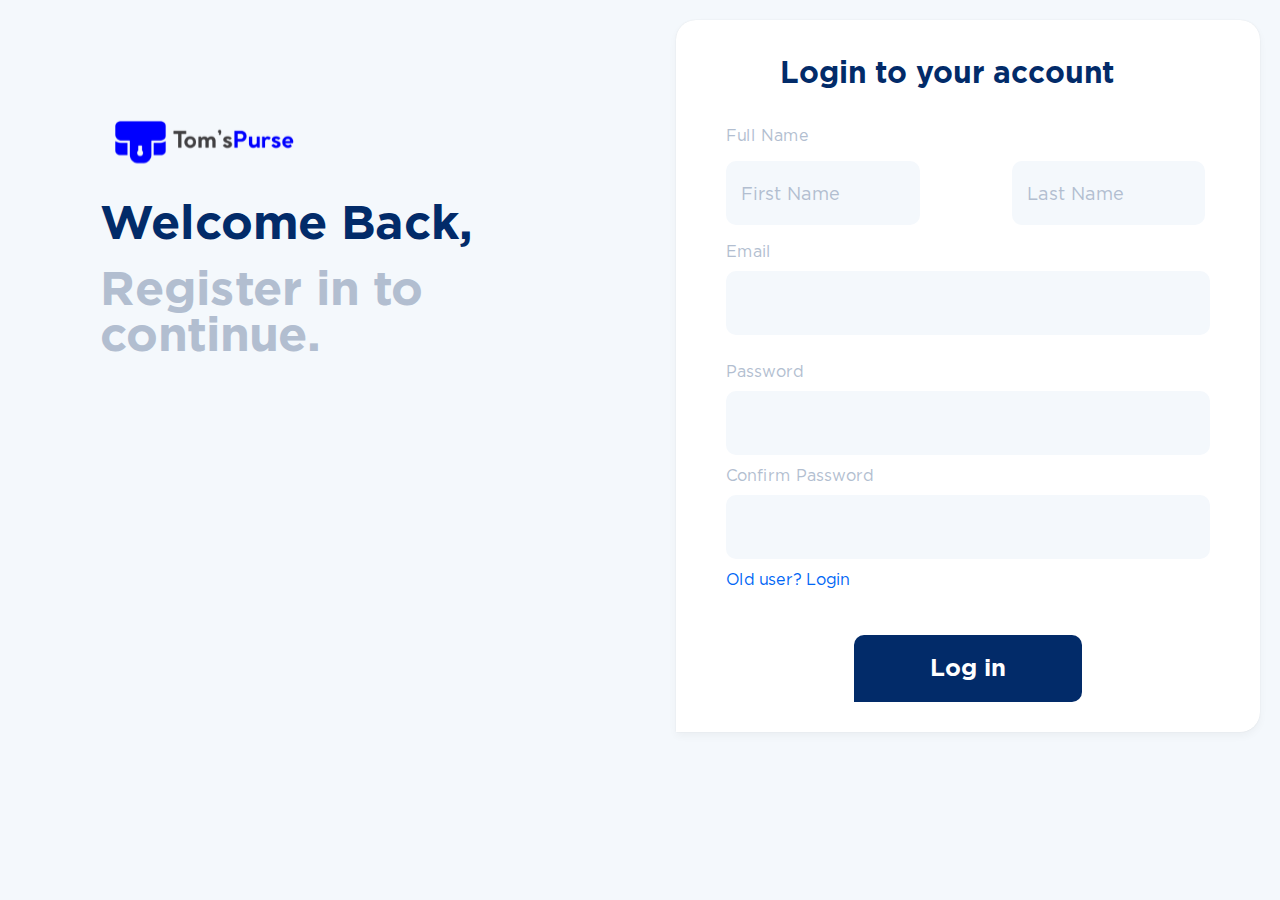
<file: links/signup.html>
<!DOCTYPE html>
<html lang="en">
<head>
    <meta charset="UTF-8">
    <meta http-equiv="X-UA-Compatible" content="IE=edge">
    <meta name="viewport" content="width=device-width, initial-scale=1.0">
    <title>Sign Up</title>
    <link rel="icon" href="./images/tomspurse_logo.ico">
    <link rel="stylesheet" href="./signup.css">
</head>
<body>
    <div class="overall">
        <div class="left">
            <a href="../index.html"><img src="../images/tomspurse_logo.svg" alt="Tomspurse Logo"></a>
            <h1>Welcome Back,</h1>
            <h2>Register in to continue.</h2>

        </div>
        <div class="right">
            <div class="box">
                <h3>Login to your account</h3>
                <form>
                    <label for="first-name" class="full-name">Full Name
                        <br>
                        <br>
                        <input id="first-name" type="text" placeholder="First Name" required>
                        <span>
                            <input type="text" placeholder="Last Name" id="last-name" required>
                        </span>
                    </label>
                <label class="label1" for="email"> Email 
                    <br>
                    <input type="email" required id="email">
                </label>
                <br>
                <label class="label2" for="password1">
                    Password
                    <br>
                    <input type="password" required id="password1">
                </label>
                <label class="label2" for="password2">
                    Confirm Password
                    <br>
                    <input type="password" required id="password2">
                </label>
                <span><a href="./login.html">Old user? Login</a></span>
                </ul>
                <br>
                <button>Log in</button>
                </form>
            </div>
        </div>

    </div>
</body>
</html>
</file>
<file: main.css>
* {
  margin: 0;
  padding: 0;
  box-sizing: border-box;
  text-decoration: none;
}
@font-face {
  font-family: "gotham-regular";
  src: url("./fonts/GothamPro.ttf");
}
@font-face {
  font-family: "gotham-bold";
  src: url("./fonts/gotham_probold.ttf");
}
:root {
  --inter-font: "Inter", sans-serif;
  --gotham-light: gotham-regular;
  --gotham-bold: gotham-bold;
  --white: #ffffff;
  --light-blue: #254094;
  --blue-background: #022b69;
  --grey-background: #f4f8fc;
  --brown1: #3d3d46;
  --brown2: #535461;
}
body {
  width: 100%;
}
header {
  width: 100%;
  position: fixed;
  z-index: 100;
  top: 0;
  left: 0;
  background-color: var(--white);
}
main {
  margin-top: 10vh;
}
nav {
  width: 90%;
  margin: auto;
  display: flex;
  flex-direction: row;
  align-items: center;
  gap: 10px;
  justify-content: space-between;
  color: var(--light-blue);
  font-family: var(--inter-font);
  position: sticky;
}

.nav-ul {
  list-style: none;
  display: flex;
  margin-right: auto;
}
.nav-ul li {
  margin: 34px 53px 33px 0;
  text-align: center;
}
.nav-div {
  display: flex;
  gap: 20px;
  align-items: center;
}
.nav-div img {
  display: none;
}
#signup {
  background-color: var(--light-blue);
  color: var(--white);
  padding: 15px 40px;
  border-radius: 50px;
}
.get-started {
  position: relative;
  width: 100%;
  height: 75vh;
  background-color: var(--blue-background);
  font-family: var(--inter-font);
  color: white;
}
.get-started-flex {
  display: flex;
}
a:link,
a:visited,
a:hover,
a:active {
  color: inherit;
}
.get-started h1 {
  padding: 149px 0 0 73px;
  font-weight: 500;
  font-size: 36px;
}
.get-started p {
  padding: 35px 0 80px 73px;
  font-size: 16px;
}
.get-started-a {
  font-family: var(--inter-font);
  font-weight: 600;
  font-size: 14px;
  color: #0000ff;
  width: 184px;
  display: block;
  background: #ffffff;
  border-radius: 50px;
  margin-left: 73px;
  padding: 15px;
  text-align: center;
  z-index: 100;
}
.get-started-a:link,
.get-started-a:visited,
.get-started-a:hover,
.get-started-a:active {
  color: #0000ff !important;
}
.get-started ul {
  padding: 40px;
  list-style-type: none;
  background-color: #ffffff;
  color: #022b69;
  width: 50%;
  text-align: left;
  display: none;
  position: absolute;
  right: 0;
}
.get-started li {
  padding-bottom: 60px;
}
.get-started-left {
  flex-basis: 50%;
}
.get-started-right {
  flex-grow: 1;
}
.iphonex-case {
  height: 85%;
  position: absolute;
  bottom: 7%;
}

.section2 {
  display: flex;
  flex-direction: row;
}
.section2-left {
  flex-grow: 1;
  margin: 140px 0px 0px 120px;
}
.section2-left h2 {
  font-weight: 600;
  font-size: 36px;
  font-family: var(--inter-font);
  color: var(--brown1);
  padding: 20px 0;
  line-height: 44px;
  margin-right: 60px;
}
.section2-left p {
  font-size: 16px;
  color: var(--brown1);
  font-family: var(--inter-font);
  padding: 20px 0;
  line-height: 19px;
  margin-right: 60px;
}
.section2-left a {
  font-size: 14px;
  line-height: 17px;
  font-family: var(--inter-font);
  color: #0000ff;
  font-weight: 400;
}
.section2-right {
  flex-basis: 70%;
  margin: 100px;
  margin: 150px 141px 100px 0px;
}
.section2-right-container {
  background: #ffffff;
  box-shadow: 0px 10px 20px rgba(0, 0, 0, 0.04), 0px 2px 6px rgba(0, 0, 0, 0.04),
    0px 0px 1px rgba(0, 0, 0, 0.04);
  border-radius: 5px;
  width: 398px;
  height: 385px;
}
.section2-right span {
  font-weight: 500;
  font-size: 18px;
  font-family: var(--inter-font);
  color: var(--brown1);
  padding-left: 10px;
}
.section2-right p {
  font-size: 14px;
  color: #535461;
  font-family: var(--inter-font);
  padding: 10px 25px 10px 75px;
}
.section2-box {
  border-bottom: 1px solid #b2bed0;
  padding-bottom: 5px;
}
.section2-right img {
  padding-left: 35px;
  padding-top: 24px;
}
.section3 {
  width: 100%;
  background-color: var(--blue-background);
  display: flex;
  position: relative;
}
.section3-div1 {
  flex-basis: 40%;
}
.section3-div2 {
  margin: 100px;
  flex-grow: 1;
}
.section3-img {
  margin: 50px;
  width: 80%;
}
.section3-div2 h2 {
  font-family: var(--inter-font);
  font-weight: 600;
  font-size: 33px;
  line-height: 40px;
  text-align: center;
  color: #ffffff;
}
.section3-p1 {
  font-family: var(--gotham-light);
  font-style: normal;
  font-weight: normal;
  font-size: 16px;
  line-height: 19px;
  text-align: center;
  color: #ffffff;
  padding: 30px 0;
}
.section3-div2 a {
  font-size: 18px;
  font-family: var(--inter-font);
  color: #1ad5fe;
  font-weight: 400;
  text-align: center;
  margin-left: 43%;
}
.section3-p2 {
  font-family: var(--gotham-light);
  font-size: 14px;
  text-align: center;
  color: #f8f8fd;
  padding: 30px 0;
}
.section4 {
  width: 100%;
}
.section4 h2 {
  font-family: var(--inter-font);
  font-weight: 600;
  font-size: 36px;
  color: var(--blue-background);
  text-align: center;
  margin-top: 5%;
}
.section4-p {
  font-family: var(--gotham-light);
  font-size: 14px;
  color: var(--brown1);
  text-align: center;
  padding: 30px 0;
}
.section4-flex {
  display: flex;
  justify-content: space-evenly;
  margin-bottom: 100px;
}
.section4-box {
  width: 276px;
  height: 259px;
  background-color: #ffffff;
  margin: 20px;
  box-shadow: 0px 4px 8px rgba(0, 0, 0, 0.04), 0px 0px 2px rgba(0, 0, 0, 0.06),
    0px 0px 1px rgba(0, 0, 0, 0.04);
  border-radius: 5px;
}
.section4-box img {
  margin-left: 105px;
  margin-top: 20px;
}
.section4-box h3 {
  text-align: center;
  font-family: var(--gotham-bold);
  font-size: 24px;
  color: var(--blue-background);
}
.section4-box p {
  font-family: var(--gotham-light);
  font-size: 20px;
  color: var(--blue-background);
  padding: 25px;
}
.money1 {
  filter: brightness(0);
}
.section4-box:hover {
  background: linear-gradient(157.9deg, #022b69 37.56%, #0066f5 106.92%);
}
.section4-box:hover img {
  filter: brightness(0) invert(1);
}
.section4-box:hover h3 {
  color: #ffffff;
  font-family: var(--gotham-bold);
  font-size: 24px;
}
.section4-box:hover p {
  color: #ffffff;
  font-family: var(--gotham-light);
  font-size: 20px;
  line-height: 19px;
  padding: 25px;
}
.section5 {
  width: 100%;
  background-color: #f4f8fc;
  padding: 80px 0;
}
.section5 h3 {
  font-family: var(--inter-font);
  font-weight: 600;
  font-size: 36px;
  line-height: 44px;
  color: var(--blue-background);
  text-align: center;
  margin-bottom: 60px;
}
.section5-flex {
  display: flex;
  justify-content: space-between;
  gap: 50px;
  width: 90%;
  margin: auto;
}

.section5-box {
  background: #ffffff;
  box-shadow: 0px 4px 8px rgba(0, 0, 0, 0.04), 0px 0px 2px rgba(0, 0, 0, 0.06),
    0px 0px 1px rgba(0, 0, 0, 0.04);
  border-radius: 5px;
}
.section5-a {
  width: 434px;
  height: 420px;
  background-color: #000000;
  box-shadow: 0px 4px 8px rgba(0, 0, 0, 0.04), 0px 0px 2px rgba(0, 0, 0, 0.06),
    0px 0px 1px rgba(0, 0, 0, 0.04);
  border-radius: 5px;
  margin-right: 1%;
  position: relative;
}
.section5-box h3 {
  font-family: var(--inter-font);
  font-style: normal;
  font-weight: 600;
  font-size: 36px;
  color: var(--brown1);
  text-align: center;
  margin-top: 30px;
  margin-bottom: 30px;
}
.section5-box h4 {
  font-family: var(--inter-font);
  font-weight: 600;
  font-size: 24px;
  color: var(--blue-background);
  text-align: center;
}
.section5-box p {
  font-family: var(--inter-font);
  font-size: 18px;
  line-height: 22px;
  text-align: center;
  color: #3d3d46;
  padding: 30px 10px;
}
.section5-box a {
  font-family: var(--inter-font);
  font-weight: 600;
  font-size: 14px;
  color: #ffffff;
  width: 70%;

  display: block;
  background: #0000ff;
  border-radius: 50px;
  margin: auto;
  padding: 15px;
  text-align: center;
}
.section5-box div:first-of-type {
  border: 1px solid #b2bed0;
  margin-top: 8%;
}

.section5-box .footer {
  display: flex;
  padding: 25px 0;
  align-items: center;
  justify-content: space-between;
  width: 90%;
  margin: auto;
}
.section5-box span {
  font-family: var(--inter-font);
  font-style: normal;
  font-weight: 500;
  font-size: 18px;
  text-align: center;
  color: #3d3d46;
  bottom: 36px;
}

.section6 {
  width: 100%;
  display: flex;
  justify-content: center;
  position: relative;
  padding: 100px 0;
}
.section6-div1 {
  flex-basis: 50%;
  position: relative;
  display: flex;
}
.two-iphones {
  margin-left: 50px;
}
.section6-div2 {
  flex-grow: 1;
  display: flex;
  flex-direction: column;
  justify-content: center;
}
.section6-div2 h3 {
  font-family: var(--inter-font);
  font-weight: 600;
  font-size: 36px;
  color: var(--blue-background);
  text-align: center;
}
.section6-div2 p {
  font-family: var(--gotham-light);
  font-size: 16px;
  text-align: center;
  color: #022b69;
  margin: 50px 0;
}
.section6-div2 div {
  display: flex;
  justify-content: space-evenly;
}
.section7 {
  width: 100%;
  height: 120vh;
}
.section7-topdiv {
  display: flex;
  justify-content: center;
  align-items: center;
}
.section7 h2 {
  font-family: var(--inter-font);
  font-weight: 500;
  font-size: 36px;
  color: #022b69;
  text-align: center;
  margin-top: 220px;
}
.section7-img1 {
  margin-top: 220px;
  margin-right: auto;
  margin-left: 110px;
}
.section7-img2 {
  margin-top: 220px;
  margin-left: auto;
  margin-right: 110px;
}
.section7-div-img {
  margin-top: 30px;
  display: flex;
  justify-content: center;
  margin-bottom: 60px;
}
.section7-div {
  display: flex;
  justify-content: space-evenly;
}
.item img:first-of-type {
  width: 20%;
  margin: 0 auto;
  display: block;
}
.item img:last-of-type {
  width: 7%;
  margin: 0 auto;
  display: block;
}
.item h5 {
  text-align: center;
  font-family: var(--inter-font);
  font-weight: 500;
  font-size: 16.4423px;
  color: #3d3d46;
  padding: 12px 0;
}
.item p {
  text-align: center;
  font-family: var(--inter-font);
  font-size: 12.7885px;
  color: #535461;
  padding: 20px 40px 20px 20px;
}
.item-1 {
  width: 250.24px;
  height: 335.48px;
  background-image: url(./images/rectangle-white1.png),
    url(./images/rectangle-blue1.png);
  background-repeat: no-repeat, no-repeat;
  background-size: cover, contain;
  background-position: left, right;
}
.item-2 {
  width: 276.47px;
  height: 283.62px;
  background-image: url(./images/rectangle-white2.png),
    url(./images/rectangle-blue2.png);
  background-repeat: no-repeat, no-repeat;
  background-size: cover, contain;
  background-position: right, top;
}
.item-3 {
  width: 320.16px;
  height: 257.93px;
  background-image: url(./images/rectangle-white3.png),
    url(./images/rectangle-blue3.png);
  background-repeat: no-repeat, no-repeat;
  background-size: cover, contain;
  background-position: right, right;
}
.item-1 img:first-of-type {
  margin-top: 48px;
  width: 30%;
}
.item-1 p {
  padding: 20px 20px 20px 40px;
}
.section8 {
  background-color: var(--blue-background);
  width: 100%;
  height: 40vh;
  border-bottom: 2px solid #1ad5fe;
  position: relative;
  padding-bottom: 380px;
}
.section8 h5 {
  font-family: var(--inter-font);
  font-style: normal;
  font-weight: 600;
  font-size: 24px;
  line-height: 29px;
  text-align: center;
  padding-top: 70px;
  color: #ffffff;
}
.section8 button {
  width: 213px;
  height: 57.81px;
  border: none;
  font-family: var(--inter-font);
  background: #ddfa00;
  font-weight: 600;
  color: #022b69;
  font-size: 21.3px;
  box-shadow: 0px 15.2143px 30.4286px rgba(0, 0, 0, 0.04),
    0px 3.04286px 9.12857px rgba(0, 0, 0, 0.04),
    0px 0px 1.52143px rgba(0, 0, 0, 0.04);
  border-radius: 76.0714px;
  position: absolute;
  left: 50%;
  top: 54%;
  transform: translate(-50%, -50%);
  z-index: 99;
  cursor: pointer;
}
.section8 .box1 {
  width: 221px;
  height: 221px;
  background: rgba(14, 52, 79, 0.3);
  mix-blend-mode: multiply;
}
.section8 .box2 {
  width: 206px;
  height: 221px;
  background: rgba(14, 52, 79, 0.1);
  mix-blend-mode: multiply;
}
.section8 .box-container {
  display: flex;
  justify-content: center;
}
.section8 .box-below {
  width: 427px;
  height: 106px;
  background: rgba(14, 52, 79, 0.5);
  mix-blend-mode: multiply;
}
.box-overall {
  display: flex;
  flex-direction: column;
  align-items: center;
  margin-right: 180px;
  margin-top: -127px;
}
.last-section {
  background-color: var(--blue-background);
  width: 100%;
  height: 45vh;
  border-bottom: 1px solid #1ad5fe;
  display: flex;
  justify-content: space-evenly;
  padding-top: 65px;
  position: relative;
}

.last-section ul {
  list-style-type: none;
}
.last-section p {
  font-family: var(--gotham-bold);
  font-size: 21px;
  color: #ffffff;
}

.last-section a {
  font-family: var(--gotham-light);
  font-size: 14px;
  color: #1ad5fe;
}

.last-section li {
  padding: 10px 0px;
}
.last-section ul li a img {
  padding: 0px 5px;
}
footer {
  background-color: var(--blue-background);
  width: 100%;
}
footer p {
  font-family: var(--inter-font);
  font-size: 15px;
  line-height: 28px;
  color: #ffffff;
  padding: 20px 20px;
  margin: 0px 30px;
}
footer .p1 {
  padding-top: 50px;
}

/* MEDIA QUERRIES */
/* FOR TABS AND PADS */
@media screen and (max-width: 870px) {
  header li,
  .nav-div span,
  .nav-div #signup {
    display: none;
  }
  .nav-div img {
    display: block;
  }
  #register {
    font-family: var(--inter-font);
    font-weight: 600;
    font-size: 14px;
    color: #ffffff;
    background: #0066f5;
    border-radius: 50px;
    padding: 5px 25%;
  }
  .get-started-flex {
    flex-direction: column;
  }
  .get-started-left {
    flex-basis: 50%;
  }
  .get-started-right {
    flex-grow: 1;
  }
  .get-started ul {
    z-index: 100;
  }
  .get-started h1 {
    padding: 30px 0 0 0;
    text-align: center;
  }
  .get-started p {
    text-align: center;
    padding: 20px;
  }
  .get-started a {
    margin: auto;
  }
  .get-started img {
    width: 35%;
    position: absolute;
    left: 50%;
    top: 75%;
    transform: translate(-50%, -50%);
    height: 46%;
  }
  .section2 {
    display: flex;
    flex-direction: column;
  }
  .section2-left {
    margin: 40px 0px 0px 60px;
  }
  .section2-right {
    margin: 60px auto;
  }
  .section3 {
    flex-direction: column;
  }
  .section3-div1 {
    flex-basis: 50%;
  }
  .section3-div2 {
    flex-grow: 1;
  }
  .section3-img {
    width: 30%;
    margin: 10px auto;
    display: block;
  }
  .section3-div2 {
    margin: 50px;
  }
  .section4-flex {
    display: flex;
    flex-direction: column;
    align-items: center;
  }
  .section4 h2 {
    padding-top: 50px;
    font-size: 24px;
  }
  .section4-p {
    padding: 10px;
  }
  .section5-flex {
    flex-direction: column;
  }
  .section5 h3 {
    font-size: 24px;
  }
  .section5-box h4 {
    font-size: 20.5px;
  }
  .section5-box p {
    font-size: 16.38px;
  }
  .section6 {
    flex-direction: column;
  }
  .two-iphones {
    width: 70%;
  }
  .section6-div2 img {
    width: 115%;
    padding: 20px;
  }
  .section6-div2 p {
    padding: 0 20px;
  }
  .section6-div2 h3 {
    padding-top: 30px;
  }
  .section7 {
    height: auto;
  }
  .section7 h2 {
    margin-top: 20px;
    font-size: 24px;
  }
  .section7-img1 {
    margin-top: 50px;
    margin-left: 20px;
  }
  .section7-img2 {
    margin-top: 50px;
    margin-right: 20px;
  }
  .section7 h2 {
    text-align: left;
    padding: 0 10px;
  }
  .item-1 {
    margin-bottom: 100px;
  }
  .item-2 {
    display: none;
  }
  .item-3 {
    display: none;
  }
}

@media screen and (max-width: 700px) {
  .last-section {
    display: grid;
    grid-template-columns: auto auto;
    grid-template-rows: auto auto auto;
    padding-bottom: 520px;
    padding-top: 10px;
  }
  .grid1 {
    grid-column-start: 1;
    grid-column-end: 3;
  }
}

/* MEDIA QUERRIES */
/* FOR MOBILE PHONES */
@media screen and (max-width: 480px) {
  /* header {
    width: 93%;
  } */
  main{
    overflow-x: hidden;
  }
  
  .nav-div {
    margin-right: 15px;
  }
  .get-started li:hover {
    font-weight: bold;
  }
  #register {
    font-family: var(--inter-font);
    font-weight: 600;
    font-size: 14px;
    color: #ffffff;
    background: #0066f5;
    border-radius: 50px;
    padding: 5px 25%;
  }

  .section2-right-container {
    width: 318px;
    height: 435px;
  }
  .section3-div2 {
    margin: 20px;
  }
  .section5-box p {
    font-size: 12.38px;
  }
  .section5-box h4 {
    font-size: 16.5px;
  }
  .last-section {
    padding-bottom: 420px;
  }
  .last-section li {
    padding: 4px 0px;
  }
  .last-section a {
    font-size: 10px;
    line-height: 9.57px;
  }
  .grid1 {
    grid-column-start: 1;
    grid-column-end: 3;
  }
  .last-section p {
    font-size: 14px;
    padding-top: 5px;
  }

  footer .p1 {
    font-size: 14px;
    padding-top: 12px;
    line-height: 16.94px;
  }
  footer p {
    font-size: 11px;
    margin: 0;
    padding: 6px 12px;
  }
}
@media screen and (max-width: 342px) {
  .get-started h1 {
    font-size: 26px;
  }
  .get-started p {
    padding: 10px;
    font-size: 13px;
  }
  .section2-left h2 {
    font-size: 28px;
  }
  .section3-div2 {
    margin: 20px;
  }
  .section3-div2 a {
    display: block;
    margin: auto;
  }
}
</file>
<file: login.css>
/* font styling using a random downloaded font */
@font-face {
  font-family: "gotham_proregular";
  src: url("./fonts/GothamPro.ttf");
}
@font-face {
  font-family: "gotham_probold";
  src: url("./fonts/gotham_probold.ttf");
}

* {
  margin: 0;
  padding: 0;
  box-sizing: border-box;
  text-decoration: none;
}

body {
  width: 100vw;
  height: 100vh;
  font-family: gotham_proregular;
  background: #f4f8fc;
}
.overall {
  display: flex;
  flex-direction: row;
  height: 100%;
}
.left {
  flex-grow: 1;
  margin: 100px;
}
.left a{
  cursor: pointer;
}

h1 {
  font-size: 48px;
  color: #022b69;
  padding-top: 20px;
  font-family: "gotham_probold" ;
}
h2 {
  color: #b2bed0;
  font-size: 48px;
  padding-top: 20px;
  line-height: 46px;
  font-family: "gotham_probold";
}
.right {
  flex-grow: 1;
}
.box {
  margin: 100px;
  width: 553px;
  height: 562px;
  background: #ffffff;
  box-shadow: 0px 4px 8px rgba(0, 0, 0, 0.04), 0px 0px 2px rgba(0, 0, 0, 0.06),
    0px 0px 1px rgba(0, 0, 0, 0.04);
  border-radius: 20px 20px 20px 0px;
}
form {
    margin: 20px 50px 0px 50px;
    display: flex;
    flex-direction: column;
    justify-content: space-between;
}
h3 {
  font-size: 30px;
  line-height: 29px;
  padding: 44px 104px 22px 104px;
  color: #022b69;
  font-family: "gotham_probold";
}
input {
    width: 94.04%;
    padding: 18.5px;
    background: #F4F8FC;
    outline: none;
    border: none;
    border-radius: 10px;
    font-size: 25px;
    font-family: gotham_proregular;
}

ul {
  list-style-type: none;
  padding-top: 16px;
}
li {
  float: left;
}
a{
  color: #0066F5;
  outline: none;
  cursor: default;
}
a:link, a:visited, a:hover{
  color: #0066F5;
}
a:active{
  color: red;
}
.new-user {
  margin-left: 125px;
}
label {
  color: #b2bed0;
}
.label1{
    padding-bottom: 60px;
}
button{
    width: 228px;
    height: 67px;
    background: #022B69;
    border-radius: 10px 10px 10px 0px;
    font-family: "gotham_probold";
    color: #FFFFFF;
    font-size: 24px;
    margin: 50px auto;
    border: none;
    outline: none;
}

/* Media Querries */
/* for ipads */
@media screen and (max-width: 1110px) {
  .right{
    margin: 100px auto 100px 20px;
  }
  .left{
    margin: 100px 0 100px 40px;
    width: 30%;
  }
  .box{
    margin: 0 50px;
    width: 75%;
  }
  img{
    width: 65%;
  }
  h1, h2{
    font-size: 4.5vw;
    line-height: 5vw;
  }
  h3{
    font-size: 3vw;
    padding: 20px 50px 20px 50px;
  }
  .label1{
    padding-bottom: 70px;
  }
  ul{
    padding-top: 10px;
    font-size: 2vw;
    display: flex;
  }
  button{
    margin: 60px auto;
  }.new-user{
    margin-left: 60px;
  }
  input{
    font-size: 1.8vw;
  }
  form{
    margin: 20px 30px 0px 30px;
  }
  
}
@media screen and (max-width: 560px) {
  .overall{
    display: block;
  }
  img{
    display: none;
  }
  .left{
    margin: 100px 0 50px 0;
    width: 100%;
  }
  .right{
    margin: 0;
  }
  h1{
    text-align: center;
    margin: auto;
    font-size: 36px;
  }
  
  h2{
    text-align: center;
    margin: auto;
    font-size: 30px;
  }
  h3{
    font-family: "gotham_proregular";
    font-size: 18.3363px;
    padding: 20px 40px 0px 40px;
  }
  .box{
    margin: auto;
    width: 90%;
    height: 360px;
  }
  input{
    width: 100%;
    font-size: 16px;
  }
  .label1{
    padding-bottom: 35px;
    font-size: 16px;
  }
  .label2{
    padding-bottom: 15px;
    font-size: 16px;
  }
  ul{
    padding-top: 0px;
    font-size: 12px;
    display: flex;
  }
.new-user {
  margin-left: auto;
}
button{
  width: 139.36px;
  height: 40.95px;
  font-size: 14.6691px;
  margin: 170px auto;
}
}
</file>
<file: signup.css>
/* font styling using a random downloaded font */
@font-face {
  font-family: "gotham_proregular";
  src: url("./fonts/GothamPro.ttf");
}
@font-face {
  font-family: "gotham_probold";
  src: url("./fonts/gotham_probold.ttf");
}

* {
  margin: 0;
  padding: 0;
  box-sizing: border-box;
  text-decoration: none;
}

body {
  width: 100vw;
  height: 100vh;
  font-family: gotham_proregular;
  background: #f4f8fc;
}
.overall {
  display: flex;
  flex-direction: row;
  height: 100%;
}
.left {
  flex-grow: 1;
  margin: 100px;
}
.left a{
  cursor: pointer;
}

h1 {
  font-size: 48px;
  color: #022b69;
  padding-top: 20px;
  font-family: "gotham_probold" ;
}
h2 {
  color: #b2bed0;
  font-size: 48px;
  padding-top: 20px;
  line-height: 46px;
  font-family: "gotham_probold";
}
.right {
  flex-grow: 1;
}
.box {
  margin: 20px;
  /* width: 691px;
  height: 87%; */
  background: #ffffff;
  box-shadow: 0px 4px 8px rgba(0, 0, 0, 0.04), 0px 0px 2px rgba(0, 0, 0, 0.06), 0px 0px 1px rgba(0, 0, 0, 0.04);
  border-radius: 20px 20px 20px 0px;
}
form {
    margin: 20px 50px 0px 50px;
    display: flex;
    flex-direction: column;
    justify-content: space-between;
  }
h3 {
  font-size: 30px;
  line-height: 29px;
  padding: 40px 104px 20px 104px;
  color: #022b69;
  font-family: "gotham_probold";
}
#email, #password1, #password2{
  background: #F4F8FC;
  width: 100%;
  outline: none;
  border: none;
  border-radius: 10px;
  font-size: 25px;
  font-family: gotham_proregular;
  margin-bottom: 14px;
  color: #022b69;
  padding: 20px 15px;
  margin-top: 10px;
}
.full-name{
margin-bottom: 20px
}
.full-name span{
  display: inline-block;
  width: 58%;
}
#first-name{
  width: 40%;
  background: #F4F8FC;
  outline: none;
  border: none;
  border-radius: 10px;
  font-size: 25px;
  font-family: gotham_proregular;
  color: #022b69;
  padding: 20px 15px;
}
#last-name{
  width: 69%;
  background: #F4F8FC;
  outline: none;
  border: none;
  border-radius: 10px;
  font-size: 25px;
  font-family: gotham_proregular;
  color: #022b69;
  padding: 20px 15px;
  margin-left: auto;
  display: block;
}
/* styling the placeholders for the first two input */
#first-name::placeholder, #last-name::placeholder{
  font-family: gotham_proregular;
  font-size: 18px;
  color: #b2bed0;
}

/* for the anchor links */
a{
  color: #0066F5;
  outline: none;
  cursor: default;
}
a:link, a:visited, a:hover{
  color: #0066F5;
}
a:active{
  color: red;
}
.new-user {
  margin-left: 125px;
}
label {
  color: #b2bed0;
}
button{
    width: 228px;
    height: 67px;
    background: #022B69;
    border-radius: 10px 10px 10px 0px;
    font-family: "gotham_probold";
    color: #FFFFFF;
    font-size: 24px;
    margin: 30px auto;
    border: none;
    outline: none;
}

/* Media Querries */
/* for PADS */
@media screen and (max-width: 1110px) {
  .right{
    margin: 30px auto 100px 20px;
  }
  .left{
    margin: 100px 0 100px 40px;
    width: 30%;
  }
  .box{
    margin: 0 50px;
    width: 75%;
  }
  img{
    width: 65%;
  }
  h1, h2{
    font-size: 4.5vw;
    line-height: 5vw;
  }
  h3{
    font-size: 3vw;
    padding: 20px 50px 20px 50px;
  }
  /* .label1{
    padding-bottom: 70px;
  } */
  button{
    margin: 60px auto;
  }.new-user{
    margin-left: 60px;
  }
  input{
    font-size: 1.8vw;
  }
  form{
    margin: 20px 30px 0px 30px;
  }
  #last-name{
    width: 100%;
    /* display: inline-block; */
    margin-left: 0%;
    margin-top: 20px;
  }
  #first-name{
    width: 100%;
    margin-top: 10px;
  }
  .full-name{
    display: flex;
    flex-direction: column;
  }
  .full-name span{
    /* display: none; */
    width: 100%;
  }
  
  #email, #password1, #password2{
    padding: 10px 15px;
  }
}

/* FOR MOBILE PHONES */
@media screen and (max-width: 560px) {
  .overall{
    display: block;
  }
  img{
    display: none;
  }
  .left{
    margin: 100px 0 50px 0;
    width: 100%;
  }
  .right{
    margin: 0;
  }
  h1{
    text-align: center;
    margin: auto;
    font-size: 26px;
  }
  
  h2{
    text-align: center;
    margin: auto;
    font-size: 20px;
  }
  h3{
    font-family: "gotham_proregular";
    font-size: 16px;
    padding: 20px 40px 0px 40px;
  }
  .box{
    margin: auto;
    width: 90%;
  }
  input{
    width: 100%;
  }
  .label1{
    padding-bottom: 35px;
    font-size: 16px;
  }
  .label2{
    padding-bottom: 15px;
    font-size: 16px;
  }
.new-user {
  margin-left: 40px;
}
button{
  width: 139.36px;
  height: 40.95px;
  font-size: 14.6691px;
}
.full-name{
  display: flex;
  flex-direction: column;
}
.full-name span{
  /* display: none; */
  width: 100%;
}
#first-name{
  width: 100%;
  margin-top: 10px;
}
#last-name{
  width: 100%;
  /* display: inline-block; */
  margin-left: 0%;
  margin-top: 20px;
}
#email, #password1, #password2{
  font-size: 16px;
 
}
#first-name, #last-name{
  font-size: 16px;
  padding: 10px 15px;
}
#first-name::placeholder, #last-name::placeholder {
  font-size: 14px;
}
h3 {
  font-family: "gotham_proregular";
  font-size: 20px;
  padding: 20px 40px 0px 40px;
}
}
</file>
<file: links/login.css>
/* font styling using a random downloaded font */
@font-face {
  font-family: "gotham_proregular";
  src: url("../fonts/GothamPro.ttf");
}
@font-face {
  font-family: "gotham_probold";
  src: url("../fonts/gotham_probold.ttf");
}

* {
  margin: 0;
  padding: 0;
  box-sizing: border-box;
  text-decoration: none;
}

body {
  width: 100vw;
  height: 100vh;
  font-family: gotham_proregular;
  background: #f4f8fc;
}
.overall {
  display: flex;
  flex-direction: row;
  height: 100%;
}
.left {
  flex-grow: 1;
  margin: 100px;
}
.left a{
  cursor: pointer;
}

h1 {
  font-size: 48px;
  color: #022b69;
  padding-top: 20px;
  font-family: "gotham_probold" ;
}
h2 {
  color: #b2bed0;
  font-size: 48px;
  padding-top: 20px;
  line-height: 46px;
  font-family: "gotham_probold";
}
.right {
  flex-grow: 1;
}
.box {
  margin: 100px;
  width: 553px;
  height: 562px;
  background: #ffffff;
  box-shadow: 0px 4px 8px rgba(0, 0, 0, 0.04), 0px 0px 2px rgba(0, 0, 0, 0.06),
    0px 0px 1px rgba(0, 0, 0, 0.04);
  border-radius: 20px 20px 20px 0px;
}
form {
    margin: 20px 50px 0px 50px;
    display: flex;
    flex-direction: column;
    justify-content: space-between;
}
h3 {
  font-size: 30px;
  line-height: 29px;
  padding: 44px 104px 22px 104px;
  color: #022b69;
  font-family: "gotham_probold";
}
input {
    width: 94.04%;
    padding: 18.5px;
    background: #F4F8FC;
    outline: none;
    border: none;
    border-radius: 10px;
    font-size: 25px;
    font-family: gotham_proregular;
}

ul {
  list-style-type: none;
  padding-top: 16px;
}
li {
  float: left;
}
a{
  color: #0066F5;
  outline: none;
  cursor: default;
}
a:link, a:visited, a:hover{
  color: #0066F5;
}
a:active{
  color: red;
}
.new-user {
  margin-left: 125px;
}
label {
  color: #b2bed0;
}
.label1{
    padding-bottom: 60px;
}
button{
    width: 228px;
    height: 67px;
    background: #022B69;
    border-radius: 10px 10px 10px 0px;
    font-family: "gotham_probold";
    color: #FFFFFF;
    font-size: 24px;
    margin: 50px auto;
    border: none;
    outline: none;
}

/* Media Querries */
/* for ipads */
@media screen and (max-width: 1110px) {
  .right{
    margin: 100px auto 100px 20px;
  }
  .left{
    margin: 100px 0 100px 40px;
    width: 30%;
  }
  .box{
    margin: 0 50px;
    width: 75%;
  }
  img{
    width: 65%;
  }
  h1, h2{
    font-size: 4.5vw;
    line-height: 5vw;
  }
  h3{
    font-size: 3vw;
    padding: 20px 50px 20px 50px;
  }
  .label1{
    padding-bottom: 70px;
  }
  ul{
    padding-top: 10px;
    font-size: 2vw;
    display: flex;
  }
  button{
    margin: 60px auto;
  }.new-user{
    margin-left: 60px;
  }
  input{
    font-size: 1.8vw;
  }
  form{
    margin: 20px 30px 0px 30px;
  }
  
}
@media screen and (max-width: 560px) {
  .overall{
    display: block;
  }
  img{
    display: none;
  }
  .left{
    margin: 100px 0 50px 0;
    width: 100%;
  }
  .right{
    margin: 0;
  }
  h1{
    text-align: center;
    margin: auto;
    font-size: 36px;
  }
  
  h2{
    text-align: center;
    margin: auto;
    font-size: 30px;
  }
  h3{
    font-family: "gotham_proregular";
    font-size: 18.3363px;
    padding: 20px 40px 0px 40px;
  }
  .box{
    margin: auto;
    width: 90%;
    height: 360px;
  }
  input{
    width: 100%;
    font-size: 12px;
  }
  .label1{
    padding-bottom: 35px;
    font-size: 11.0018px;
  }
  .label2{
    padding-bottom: 15px;
    font-size: 11.0018px;
  }
  ul{
    padding-top: 0px;
    font-size: 11.0018px;
    display: flex;
  }
.new-user {
  margin-left: 40px;
}
button{
  width: 139.36px;
  height: 40.95px;
  font-size: 14.6691px;
  margin: 170px auto;
}
}
</file>
<file: links/signup.css>
/* font styling using a random downloaded font */
@font-face {
  font-family: "gotham_proregular";
  src: url("../fonts/GothamPro.ttf");
}
@font-face {
  font-family: "gotham_probold";
  src: url("../fonts/gotham_probold.ttf");
}

* {
  margin: 0;
  padding: 0;
  box-sizing: border-box;
  text-decoration: none;
}

body {
  width: 100vw;
  height: 100vh;
  font-family: gotham_proregular;
  background: #f4f8fc;
}
.overall {
  display: flex;
  flex-direction: row;
  height: 100%;
}
.left {
  flex-grow: 1;
  margin: 100px;
}
.left a{
  cursor: pointer;
}

h1 {
  font-size: 48px;
  color: #022b69;
  padding-top: 20px;
  font-family: "gotham_probold" ;
}
h2 {
  color: #b2bed0;
  font-size: 48px;
  padding-top: 20px;
  line-height: 46px;
  font-family: "gotham_probold";
}
.right {
  flex-grow: 1;
}
.box {
  margin: 20px;
  /* width: 691px;
  height: 87%; */
  background: #ffffff;
  box-shadow: 0px 4px 8px rgba(0, 0, 0, 0.04), 0px 0px 2px rgba(0, 0, 0, 0.06), 0px 0px 1px rgba(0, 0, 0, 0.04);
  border-radius: 20px 20px 20px 0px;
}
form {
    margin: 20px 50px 0px 50px;
    display: flex;
    flex-direction: column;
    justify-content: space-between;
  }
h3 {
  font-size: 30px;
  line-height: 29px;
  padding: 40px 104px 20px 104px;
  color: #022b69;
  font-family: "gotham_probold";
}
#email, #password1, #password2{
  background: #F4F8FC;
  width: 100%;
  outline: none;
  border: none;
  border-radius: 10px;
  font-size: 25px;
  font-family: gotham_proregular;
  margin-bottom: 14px;
  color: #022b69;
  padding: 20px 15px;
  margin-top: 10px;
}
.full-name{
margin-bottom: 20px
}
.full-name span{
  display: inline-block;
  width: 58%;
}
#first-name{
  width: 40%;
  background: #F4F8FC;
  outline: none;
  border: none;
  border-radius: 10px;
  font-size: 25px;
  font-family: gotham_proregular;
  color: #022b69;
  padding: 20px 15px;
}
#last-name{
  width: 69%;
  background: #F4F8FC;
  outline: none;
  border: none;
  border-radius: 10px;
  font-size: 25px;
  font-family: gotham_proregular;
  color: #022b69;
  padding: 20px 15px;
  margin-left: auto;
  display: block;
}
/* styling the placeholders for the first two input */
#first-name::placeholder, #last-name::placeholder{
  font-family: gotham_proregular;
  font-size: 18px;
  color: #b2bed0;
}

/* for the anchor links */
a{
  color: #0066F5;
  outline: none;
  cursor: default;
}
a:link, a:visited, a:hover{
  color: #0066F5;
}
a:active{
  color: red;
}
.new-user {
  margin-left: 125px;
}
label {
  color: #b2bed0;
}
button{
    width: 228px;
    height: 67px;
    background: #022B69;
    border-radius: 10px 10px 10px 0px;
    font-family: "gotham_probold";
    color: #FFFFFF;
    font-size: 24px;
    margin: 30px auto;
    border: none;
    outline: none;
}

/* Media Querries */
/* for PADS */
@media screen and (max-width: 1110px) {
  .right{
    margin: 30px auto 100px 20px;
  }
  .left{
    margin: 100px 0 100px 40px;
    width: 30%;
  }
  .box{
    margin: 0 50px;
    width: 75%;
  }
  img{
    width: 65%;
  }
  h1, h2{
    font-size: 4.5vw;
    line-height: 5vw;
  }
  h3{
    font-size: 3vw;
    padding: 20px 50px 20px 50px;
  }
  /* .label1{
    padding-bottom: 70px;
  } */
  button{
    margin: 60px auto;
  }.new-user{
    margin-left: 60px;
  }
  input{
    font-size: 1.8vw;
  }
  form{
    margin: 20px 30px 0px 30px;
  }
  #last-name{
    width: 100%;
    /* display: inline-block; */
    margin-left: 0%;
    margin-top: 20px;
  }
  #first-name{
    width: 100%;
    margin-top: 10px;
  }
  .full-name{
    display: flex;
    flex-direction: column;
  }
  .full-name span{
    /* display: none; */
    width: 100%;
  }
  
  #email, #password1, #password2{
    padding: 10px 15px;
  }
}

/* FOR MOBILE PHONES */
@media screen and (max-width: 560px) {
  .overall{
    display: block;
  }
  img{
    display: none;
  }
  .left{
    margin: 100px 0 50px 0;
    width: 100%;
  }
  .right{
    margin: 0;
  }
  h1{
    text-align: center;
    margin: auto;
    font-size: 26px;
  }
  
  h2{
    text-align: center;
    margin: auto;
    font-size: 20px;
  }
  h3{
    font-family: "gotham_proregular";
    font-size: 16px;
    padding: 20px 40px 0px 40px;
  }
  .box{
    margin: auto;
    width: 90%;
  }
  input{
    width: 100%;
  }
  .label1{
    padding-bottom: 35px;
    font-size: 11.0018px;
  }
  .label2{
    padding-bottom: 15px;
    font-size: 11.0018px;
  }
.new-user {
  margin-left: 40px;
}
button{
  width: 139.36px;
  height: 40.95px;
  font-size: 14.6691px;
}
.full-name{
  display: flex;
  flex-direction: column;
}
.full-name span{
  /* display: none; */
  width: 100%;
}
#first-name{
  width: 100%;
  margin-top: 10px;
}
#last-name{
  width: 100%;
  /* display: inline-block; */
  margin-left: 0%;
  margin-top: 20px;
}

}
</file>
